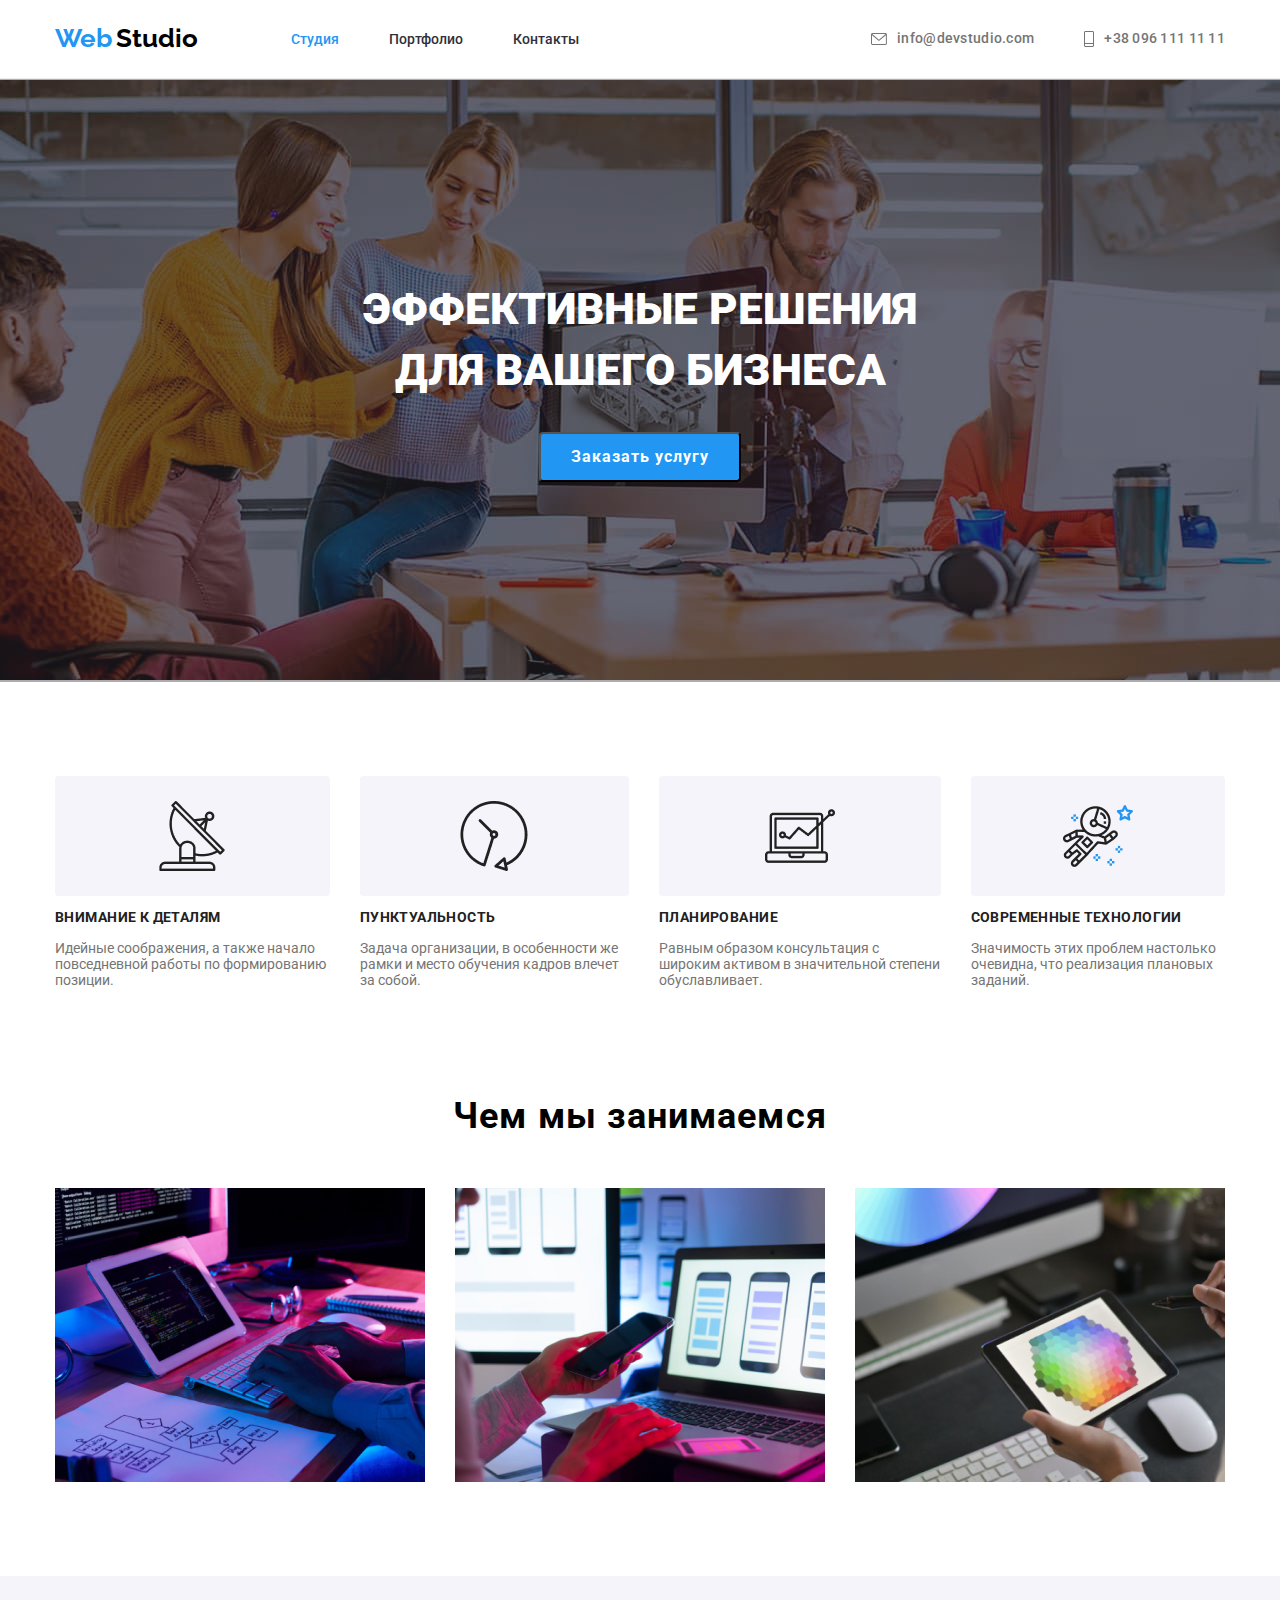
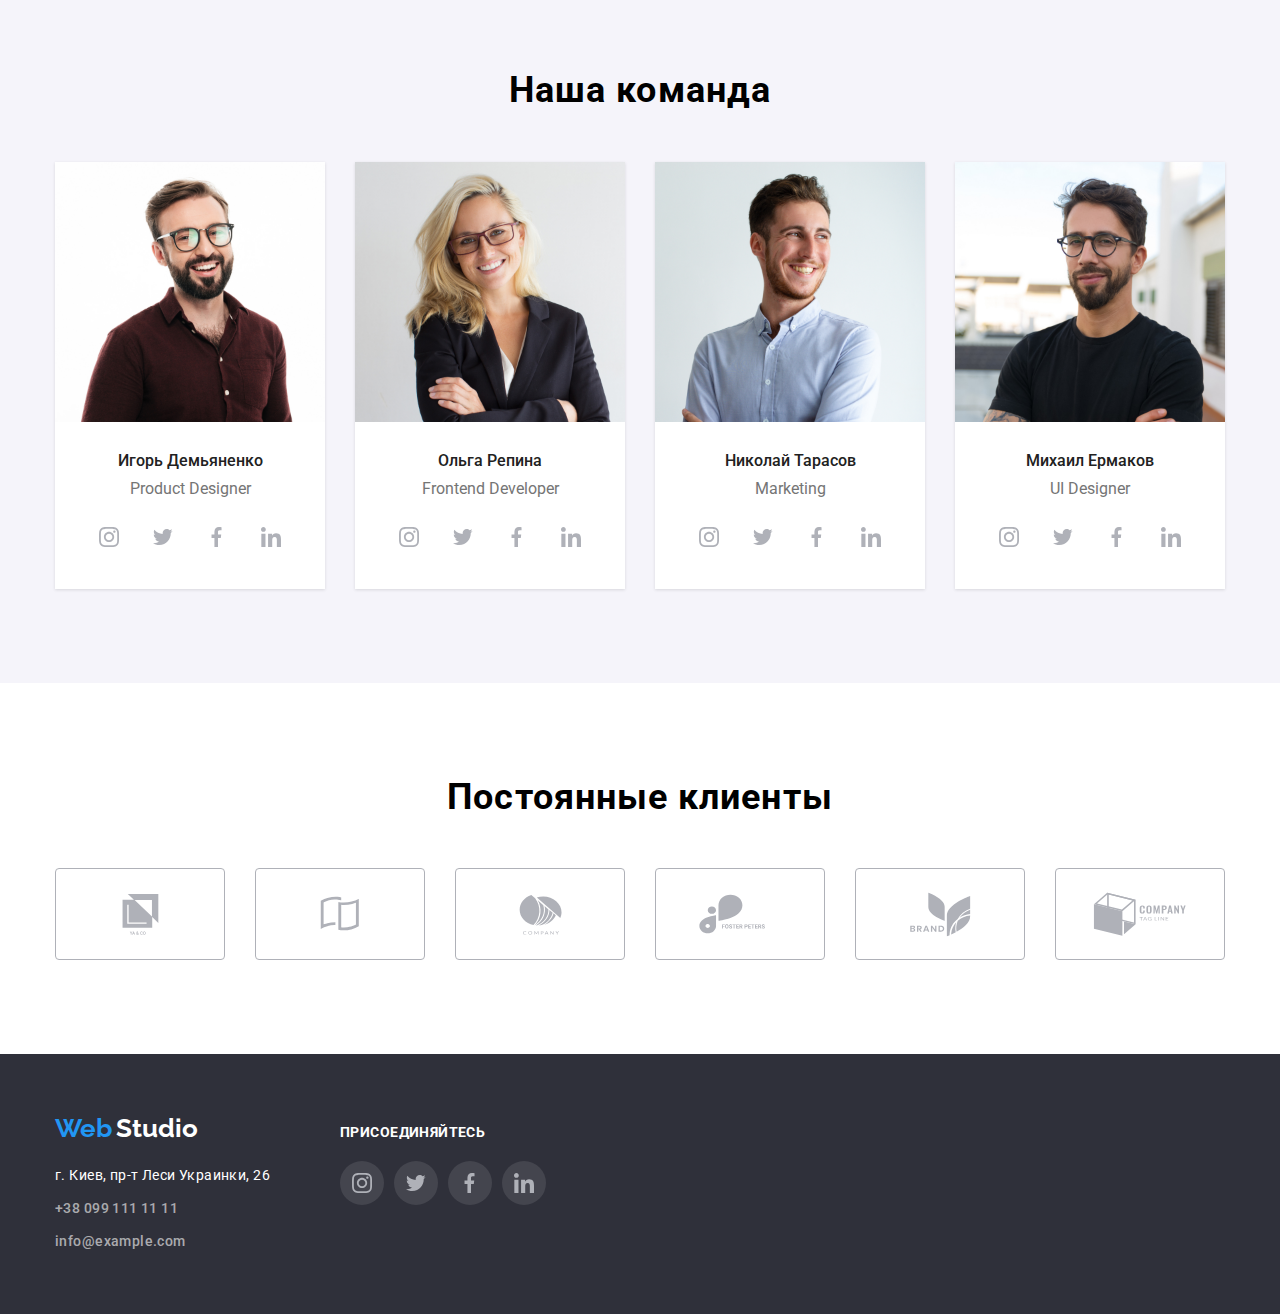
<file: index.html>
<!DOCTYPE html>
<html lang="ru">
<head>
    <meta charset="UTF-8">
    <meta name="viewport" content="width=device-width, initial-scale=1.0">
    <title>Document</title>
    <link href="https://fonts.googleapis.com/css2?family=Raleway:wght@700&family=Roboto:wght@400;500;700;900&display=swap" rel="stylesheet">
    <link rel="stylesheet" href="https://cdnjs.cloudflare.com/ajax/libs/modern-normalize/1.0.0/modern-normalize.min.css">
    <link rel="stylesheet" href="CSS/style.css">
</head>
<body>
  <header class="header-container">
    <div class="main-menu container"> 
        <a href="index.html" class="logotype"> 
          <span class="logo-web"> Web</span>
          <span class="logo-studio">Studio</span> </a> 
      <nav> 
        <ul class="menu-list">                                                               
          <li class="menu-list-item"> <a href="" class="title-nav" style="color: #2196F3 ;">Студия</a></li>
          <li class="menu-list-item"> <a href="./portfolio.html" target="blank" class="title-nav">Портфолио</a></li>
          <li class="menu-list-item"> <a href="" class="title-nav" >Контакты</a></li>
          </ul>  
      </nav>
        <ul class="nav-contacts-list">
          <li class="nav-contacts-item"> 
            <a href="mailto:info@devstudio.com:"
               class="contacts-header">
              <svg class="email-icon">
                <use href="./images/symbol-defs.svg#icon-icon-email"></use>
              </svg>
              info@devstudio.com   
            </a> 
          </li>
          <li class="nav-contacts-item"> 
            <a href="tel:+380961111111" class="contacts-header">
            <svg class="phone-icon">
              <use href="./images/symbol-defs.svg#icon-icon-phone"></use>
            </svg>
            +38 096 111 11 11</a> 
          </li>
        </ul>  
    </div>   
    </header>
    <main>
      <section class="main-container">
          <h1 class="main-title">ЭФФЕКТИВНЫЕ РЕШЕНИЯ <br>ДЛЯ ВАШЕГО БИЗНЕСА</h1>
          <button class="main-button">Заказать услугу</button>
      </section>
      <section class="advantage-container">
        <div class="container">
       <ul class="advantage-list">
         <li class="advantage-list-item">
             <h3 class="advantage">ВНИМАНИЕ К ДЕТАЛЯМ</h3>
             <p class="advantage-fill">Идейные соображения, а также начало повседневной работы по формированию позиции.</p>
         </li> 
         <li class="advantage-list-item">
             <h3 class="advantage">ПУНКТУАЛЬНОСТЬ</h3>
             <p class="advantage-fill" >Задача организации, в особенности же рамки и место обучения кадров влечет за собой.</p>
         </li> 
         <li class="advantage-list-item">
             <h3 class="advantage">ПЛАНИРОВАНИЕ</h3>
             <p class="advantage-fill">Равным образом консультация с широким активом в значительной степени обуславливает.</p>
         </li>
         <li class="advantage-list-item">
             <h3 class="advantage">СОВРЕМЕННЫЕ ТЕХНОЛОГИИ</h3>
             <p class="advantage-fill">Значимость этих проблем настолько очевидна, что реализация плановых заданий.</p>
         </li>
       </ul>
      </div>
      </section>
      <section class="works">
        <div class="container">
          <h2 class="title-two">Чем мы занимаемся</h2>
            <ul class="works-list">
              <li class="works-list-item"><img src="images/works-notebook.jpg" alt="наша работа" width="370" ></li>
              <li class="works-list-item"><img src="images/works-smartphone.jpg" alt="наша работа" width="370"></li>
              <li class="works-list-item"><img src="images/works-spectr.jpg" alt="наша работа" width="370"></li>
            </ul>
        </div>
      </section>
      <section class="team">
        <div class="container">
          <h2 class="title-team">Наша команда</h2>
            <ul class="team-list">
              <li class="team-person">
                <img src="images/team-igor.jpg" alt="Игорь Демьяненко" width="270">  
                <div class="team-person-card">    
                  <h3 class="team-member">Игорь Демьяненко</h3>
                  <p class="team-role">Product Designer</p>
                    <ul class="social-list">
                      <li class="social-list-item">
                        <a href="" class="social-container">
                          <svg class="instagram-icon"> 
                            <use href="./images/symbol-defs.svg#icon-icon-instagram"></use>
                          </svg>
                       </a>
                     </li>
                     <li class="social-list-item">
                        <a href="" class="social-container">
                          <svg class="twitter-icon">
                            <use href="./images/symbol-defs.svg#icon-icon-twitter"></use>
                          </svg>
                        </a>
                      </li>
                      <li class="social-list-item">
                        <a href="" class="social-container">
                          <svg class="facebook-icon">
                            <use href="./images/symbol-defs.svg#icon-icon-facebook"></use>
                          </svg>
                        </a>
                      </li>
                      <li class="social-list-item">
                        <a href="" class="social-container">
                          <svg class="linkedin-icon">
                            <use href="./images/symbol-defs.svg#icon-icon-linkedin"></use>
                          </svg>
                        </a>
                      </li>
                   </ul>
                </div> 
              </li>
              <li class="team-person"> 
                <img src="images/team-olga.jpg" alt="Ольга Репина" width="270" >
                <div class="team-person-card">
                  <h3 class="team-member">Ольга Репина</h3>
                  <p class="team-role">Frontend Developer</p>
                  <div class="person-social">
                    <ul class="social-list">
                      <li class="social-list-item">
                        <a href="" class="social-container">
                          <svg class="instagram-icon"> 
                            <use href="./images/symbol-defs.svg#icon-icon-instagram"></use>
                          </svg>
                       </a>
                     </li>
                     <li class="social-list-item">
                        <a href="" class="social-container">
                          <svg class="twitter-icon">
                            <use href="./images/symbol-defs.svg#icon-icon-twitter"></use>
                          </svg>
                        </a>
                      </li>
                      <li class="social-list-item" >
                        <a href="" class="social-container" >
                          <svg class="facebook-icon">
                            <use href="./images/symbol-defs.svg#icon-icon-facebook"></use>
                          </svg>
                        </a>
                      </li>
                      <li class="social-list-item">
                        <a href="" class="social-container">
                          <svg class="linkedin-icon">
                            <use href="./images/symbol-defs.svg#icon-icon-linkedin"></use>
                          </svg>
                        </a>
                      </li>
                   </ul>
                  </div>
                  <li class="team-person"> 
                      <img src="images/team-nikolay.jpg" alt="Николай Тарасов" width="270" >
                      <div class="team-person-card">  
                        <h3 class="team-member">Николай Тарасов</h3>
                        <p class="team-role">Marketing</p>
                          <ul class="social-list">
                            <li class="social-list-item">
                              <a href=""class="social-container">
                                <svg class="instagram-icon"> 
                                  <use href="./images/symbol-defs.svg#icon-icon-instagram"></use>
                                </svg>
                             </a>
                           </li>
                           <li class="social-list-item">
                              <a href=""class="social-container">
                                <svg class="twitter-icon">
                                  <use href="./images/symbol-defs.svg#icon-icon-twitter"></use>
                                </svg>
                              </a>
                            </li>
                            <li class="social-list-item" >
                              <a href="" class="social-container">
                                <svg class="facebook-icon">
                                  <use href="./images/symbol-defs.svg#icon-icon-facebook"></use>
                                </svg>
                              </a>
                            </li>
                            <li class="social-list-item" >
                              <a href="" class="social-container">
                                <svg class="linkedin-icon">
                                  <use href="./images/symbol-defs.svg#icon-icon-linkedin"></use>
                                </svg>
                              </a>
                            </li>
                         </ul>
                      </div>
                  </li>  
                  <li class="team-person"> 
                    <img src="images/team-michail.jpg" alt="Михаил Ермаков" width="270" >
                    <div class="team-person-card">
                      <h3 class="team-member">Михаил Ермаков</h3>
                      <p class="team-role">UI Designer</p>
                        <ul class="social-list">
                          <li class="social-list-item">
                            <a href="" class="social-container">
                              <svg class="instagram-icon"> 
                                <use href="./images/symbol-defs.svg#icon-icon-instagram"></use>
                              </svg>
                           </a>
                         </li>
                         <li class="social-list-item">
                            <a href="" class="social-container">
                              <svg class="twitter-icon">
                                <use href="./images/symbol-defs.svg#icon-icon-twitter"></use>
                              </svg>
                            </a>
                          </li>
                          <li class="social-list-item">
                            <a href="" class="social-container">
                              <svg class="facebook-icon">
                                <use href="./images/symbol-defs.svg#icon-icon-facebook"></use>
                              </svg>
                            </a>
                          </li>
                          <li class="social-list-item">
                            <a href="" class="social-container">
                              <svg class="linkedin-icon">
                                <use href="./images/symbol-defs.svg#icon-icon-linkedin"></use>
                              </svg>
                            </a>
                          </li>
                       </ul>
                    </div>
                  </li>      
                </ul>
              </div>
              </div>
             </li> 
            </ul>
          </div>
      </section> 
      <section class="clients-container">
        <div class="container">
          <h3 class="clients">Постоянные клиенты</h3>
            <ul class="clients-list">
              <li  class="clients-list-item">
                 <a href="" class="clients-list-link ">
                  <svg class="company1-icon company-icons">
                    <use href="./images/symbol-defs.svg#icon-company1"></use>
                  </svg>
                 </a>
              </li>
              <li  class="clients-list-item">
                 <a href="" class="clients-list-link">
                  <svg class="company2-icon company-icons">
                    <use href="./images/symbol-defs.svg#icon-company2"></use>
                  </svg>
                 </a>
             </li>
             <li  class="clients-list-item">
                 <a href="" class="clients-list-link">
                  <svg class="company3-icon company-icons">
                    <use href="./images/symbol-defs.svg#icon-company3"></use>
                  </svg>
                 </a>
             </li>
              <li class="clients-list-item">
                 <a href="" class="clients-list-link">
                  <svg class="company4-icon company-icons">
                    <use href="./images/symbol-defs.svg#icon-company4"></use>
                  </svg>
                 </a>
             </li>
              <li class="clients-list-item">
                 <a href="" class="clients-list-link">
                  <svg class="company5-icon company-icons">
                    <use href="./images/symbol-defs.svg#icon-company5"></use>
                  </svg>
                 </a>
             </li>
             <li class="clients-list-item">
                 <a href="" class="clients-list-link">
                  <svg class="company6-icon company-icons">
                    <use href="./images/symbol-defs.svg#icon-company6"></use>
                  </svg>
                 </a>
             </li>
        </ul>
      </div>
      </section>
    </main>
    <footer class="footer-container">
      <div class="container footer-parts">
        <div class="footer-contacts-container">
          <a href="/index.html" class="logotype-footer"> 
            <span class="logo-web"> Web</span>
            <span class="logo-studio-footer">Studio</span> 
          </a>
        <address>
          <span class="address"> г. Киев, пр-т Леси Украинки, 26 </span>
          <ul class="contacts">
            <li><a class="contacts-footer" href="tel:+380991111111">+38 099 111 11 11</a> </li> 
            <li><a class="contacts-footer" href="mailto:info@example.com">info@example.com </a> </li> 
          </ul>
      </address>
       </div>
       <div class="footer-socials">
         <span class="join-us">присоединяйтесь</span>
          <ul class="social-list">
            <li class="social-list-link">
              <a href="" class="social-container">
                <svg class="instagram-icon"> 
                  <use href="./images/symbol-defs.svg#icon-icon-instagram"></use>
                </svg>
             </a>
           </li>
           <li class="social-list-link">
              <a href=""class="social-container">
                <svg class="twitter-icon">
                  <use href="./images/symbol-defs.svg#icon-icon-twitter"></use>
                </svg>
              </a>
          </li>
          <li class="social-list-link">
            <a href="" class="social-container">
              <svg class="facebook-icon">
                <use href="./images/symbol-defs.svg#icon-icon-facebook"></use>
              </svg>
            </a>
          </li>
          <li class="social-list-link">
            <a href=""class="social-container">
              <svg class="linkedin-icon">
                <use href="./images/symbol-defs.svg#icon-icon-linkedin"></use>
              </svg>
            </a>
          </li>
       </ul>
    </div>
    </div>
  </footer>
</body>
</html>
</file>
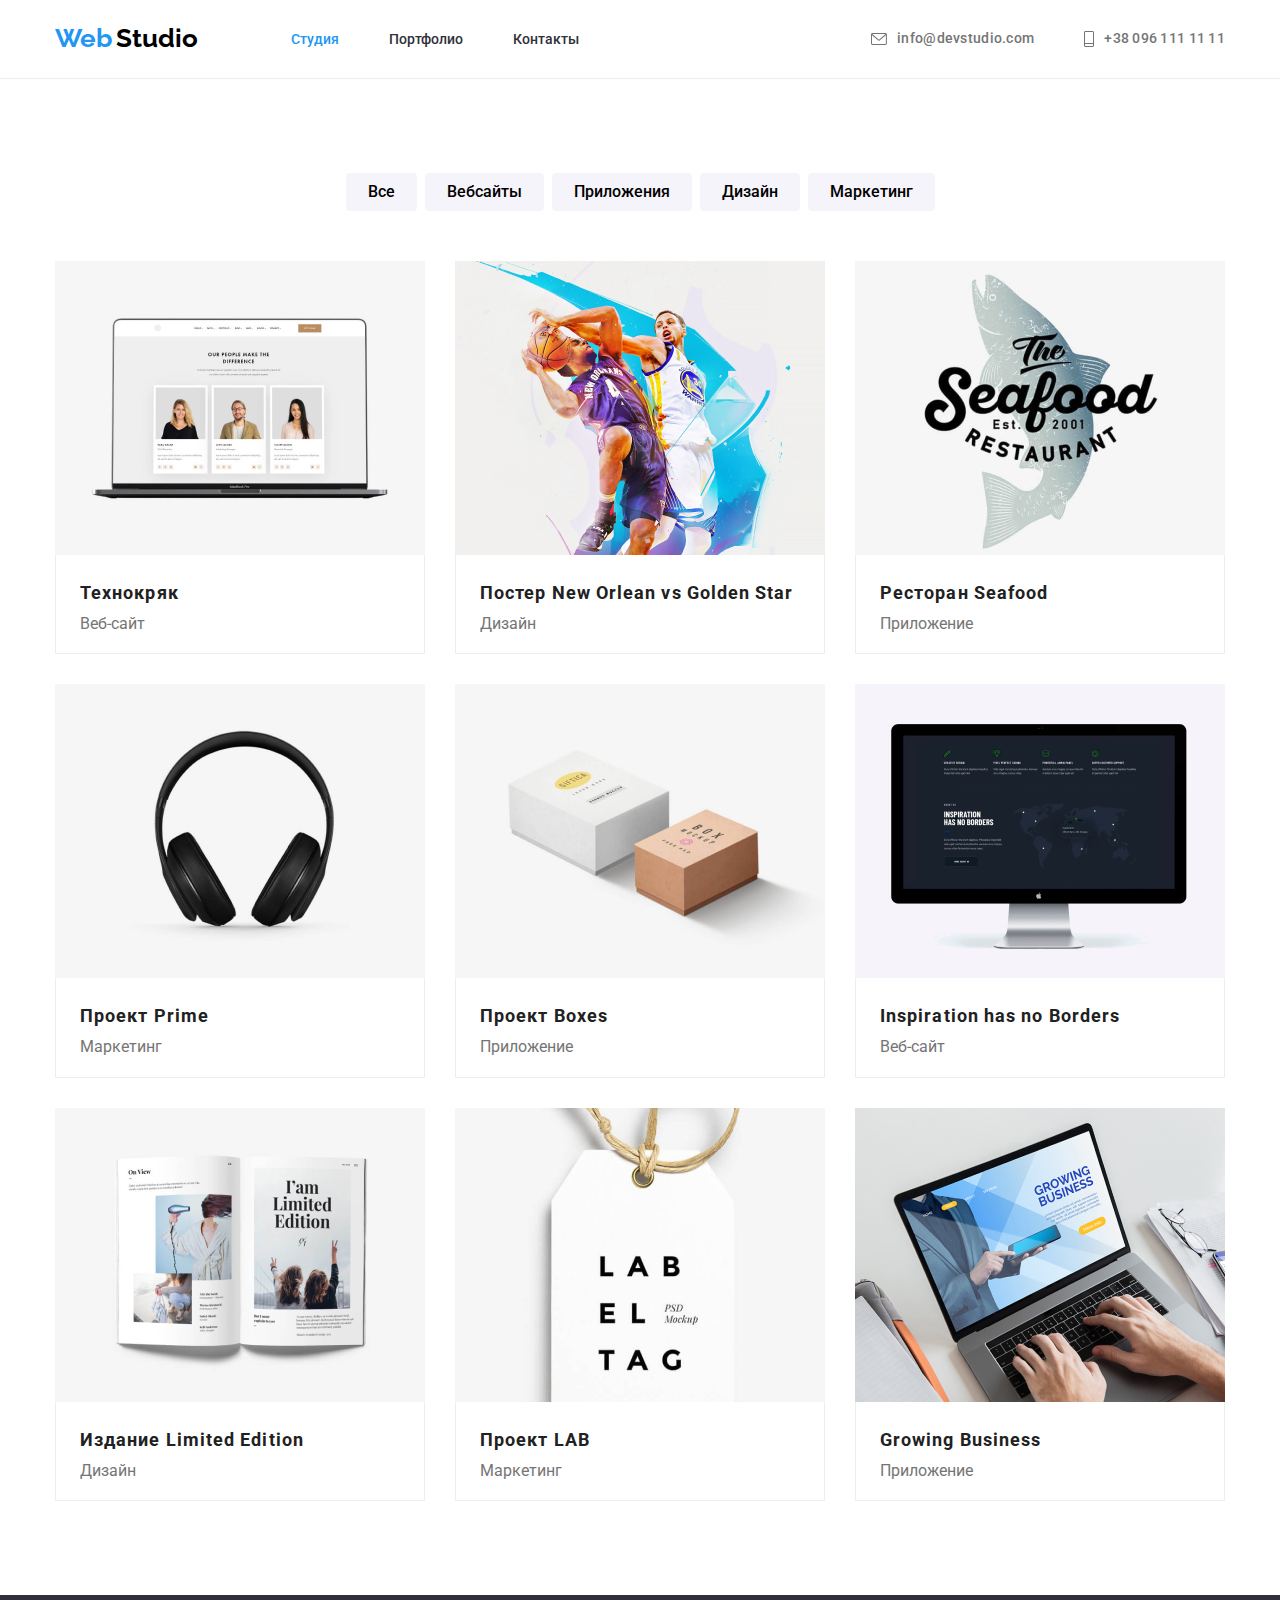
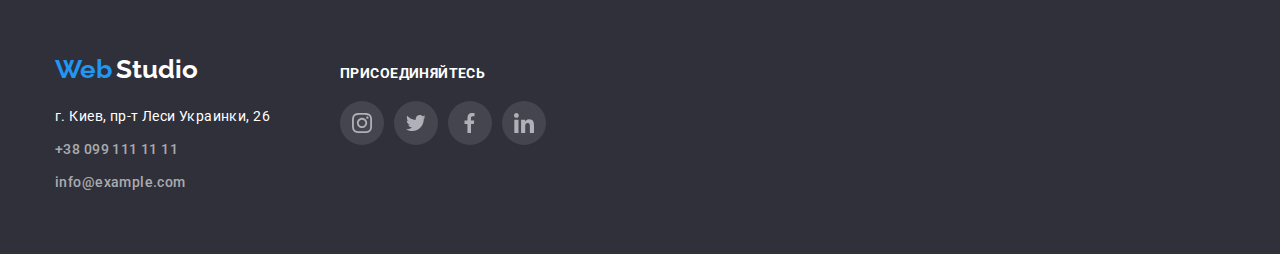
<file: portfolio.html>
<!DOCTYPE html>
<html lang="ru">
 <head>
    <meta charset="UTF-8">
    <meta name="viewport" content="width=device-width, initial-scale=1.0">
    <title>Document</title>
    <link href="https://fonts.googleapis.com/css2?family=Raleway:wght@700&family=Roboto:wght@400;500;700;900&display=swap" rel="stylesheet">
    <link rel="stylesheet" href="https://cdnjs.cloudflare.com/ajax/libs/modern-normalize/1.0.0/modern-normalize.min.csss">
    <link rel="stylesheet" href="CSS/style.css">
 </head>
 <body>
  <header class="header-container">
    <div class="main-menu container"> 
        <a href="index.html" class="logotype"> 
          <span class="logo-web"> Web</span>
          <span class="logo-studio">Studio</span> </a> 
      <nav> 
        <ul class="menu-list">                                                               
          <li class="menu-list-item"> <a href="" class="title-nav" style="color: #2196F3 ;">Студия</a></li>
          <li class="menu-list-item"> <a href="./portfolio.html" target="blank" class="title-nav">Портфолио</a></li>
          <li class="menu-list-item"> <a href="" class="title-nav" >Контакты</a></li>
          </ul>  
      </nav>
        <ul class="nav-contacts-list">
          <li class="nav-contacts-item"> 
            <a href="mailto:info@devstudio.com:"
               class="contacts-header">
              <svg class="email-icon">
                <use href="./images/symbol-defs.svg#icon-icon-email"></use>
              </svg>
              info@devstudio.com   
            </a> 
          </li>
          <li class="nav-contacts-item"> 
            <a href="tel:+380961111111" class="contacts-header">
            <svg class="phone-icon">
              <use href="./images/symbol-defs.svg#icon-icon-phone"></use>
            </svg>
            +38 096 111 11 11</a> 
          </li>
        </ul>  
    </div>   
  </header>
   <main>
     <section class="portfolio">
       <div class="container">
         <div class="portfolio-main-menu">
           <ul class="portfolio-menu">
            <li> <button type="button" class="menu-button"> Все </button> </li>
            <li> <button type="button" class="menu-button"> Вебсайты </button> </li>
            <li> <button type="button" class="menu-button"> Приложения</button> </li>
            <li> <button type="button" class="menu-button"> Дизайн </button></li>
            <li> <button type="button" class="menu-button"> Маркетинг </button> </li>
        </div>
        <div class="portfolio-main-list">
          <ul class="portfolio-list">
             <li class="portfolio-item"> 
               <a href=""class="portfolio-item-link">
               <img src="portfolio-images/project-technokryak.jpg" 
                alt="Технокряк" width="370"> 
                <div class="portfolio-card">
                  <h2 class="project-title">Технокряк</h2>             
                  <p class="project-type">Веб-сайт</p>
                </div>
               </a>
              </li>    
             <li class="portfolio-item"> 
               <a href=""class="portfolio-item-link">
               <img src="portfolio-images/project-poster.jpg" 
                alt="Постер New Orlean vs Golden Star" width="370">
                <div class="portfolio-card">
                  <h2 class="project-title">Постер New Orlean vs Golden Star</h2>
                  <p class="project-type">Дизайн</p>
                </div>
              </a>
              </li>
             <li class="portfolio-item"> 
               <a href="" class="portfolio-item-link">
               <img src="portfolio-images/project-seafood.jpg" 
                alt="Ресторан Seafood" width="370" >
                <div class="portfolio-card">
                  <h2 class="project-title">Ресторан Seafood</h2>
                  <p class="project-type">Приложение</p>
                </div>
               </a>
              </li>            
             <li class="portfolio-item">
                <a href="" class="portfolio-item-link">
               <img src="portfolio-images/project-prime.jpg" 
                alt="Проект Prime" width="370">
                <div class="portfolio-card">
                  <h2 class="project-title">Проект Prime</h2>
                  <p class="project-type">Маркетинг</p>
                </div>
              </a>
              </li>             
             <li class="portfolio-item"> 
               <a href=""class="portfolio-item-link" >
               <img src="portfolio-images/project-boxes.png" 
                alt="Проект Boxes" width="370" >
                <div class="portfolio-card">
                  <h2 class="project-title">Проект Boxes</h2>
                  <p class="project-type">Приложение</p>
                </div>
               </a>
              </li>           
             <li class="portfolio-item"> 
               <a href=""class="portfolio-item-link" >
               <img src="portfolio-images/project-inspiration.jpg"
                 alt="Inspiration has no Borders" width="370" >
                 <div class="portfolio-card">
                   <h2 class="project-title">Inspiration has no Borders</h2>
                   <p class="project-type">Веб-сайт</p>
                </div>
               </a>
              </li>              
             <li class="portfolio-item"> 
               <a href="" class="portfolio-item-link">
               <img src="portfolio-images/project-limedition.jpg" 
                alt="Издание Limited Edition" width="370">
                <div class="portfolio-card">
                  <h2 class="project-title">Издание Limited Edition</h2>
                  <p class="project-type">Дизайн</p>
                </div>
               </a>
              </li>                
             <li class="portfolio-item">
                <a href="" class="portfolio-item-link">
               <img src="portfolio-images/project-lab.jpg"
                 alt="Проект LAB" width="370">
                 <div class="portfolio-card">
                   <h2 class="project-title">Проект LAB</h2>
                   <p class="project-type">Маркетинг</p>
                  </div>
               </a>
              </li>             
              <li class="portfolio-item"> 
                <a href="" class="portfolio-item-link">
                <img src="portfolio-images/project-growingbis.jpg" 
                alt="Growing Business" width="370">
                <div class="portfolio-card">
                  <h2 class="project-title">Growing Business</h2>
                  <p class="project-type">Приложение</p>
                </div>
               </a>
              </li>  
          </ul>
        </div>
        </div> 
      </section>
   </main>
   <footer class="footer-container">
    <div class="container footer-parts">
      <div class="footer-contacts-container">
        <a href="/index.html" class="logotype-footer"> 
          <span class="logo-web"> Web</span>
          <span class="logo-studio-footer">Studio</span> 
        </a>
      <address>
        <span class="address"> г. Киев, пр-т Леси Украинки, 26 </span>
        <ul class="contacts">
          <li><a class="contacts-footer" href="tel:+380991111111">+38 099 111 11 11</a> </li> 
          <li><a class="contacts-footer" href="mailto:info@example.com">info@example.com </a> </li> 
        </ul>
    </address>
     </div>
     <div class="footer-socials">
       <span class="join-us">присоединяйтесь</span>
        <ul class="social-list">
          <li class="social-list-link">
            <a href="" class="social-container">
              <svg class="instagram-icon"> 
                <use href="./images/symbol-defs.svg#icon-icon-instagram"></use>
              </svg>
           </a>
         </li>
         <li class="social-list-link">
            <a href=""class="social-container">
              <svg class="twitter-icon">
                <use href="./images/symbol-defs.svg#icon-icon-twitter"></use>
              </svg>
            </a>
        </li>
        <li class="social-list-link">
          <a href="" class="social-container">
            <svg class="facebook-icon">
              <use href="./images/symbol-defs.svg#icon-icon-facebook"></use>
            </svg>
          </a>
        </li>
        <li class="social-list-link">
          <a href=""class="social-container">
            <svg class="linkedin-icon">
              <use href="./images/symbol-defs.svg#icon-icon-linkedin"></use>
            </svg>
          </a>
        </li>
     </ul>
  </div>
  </div>
</footer>
 </body>
</html>
</file>
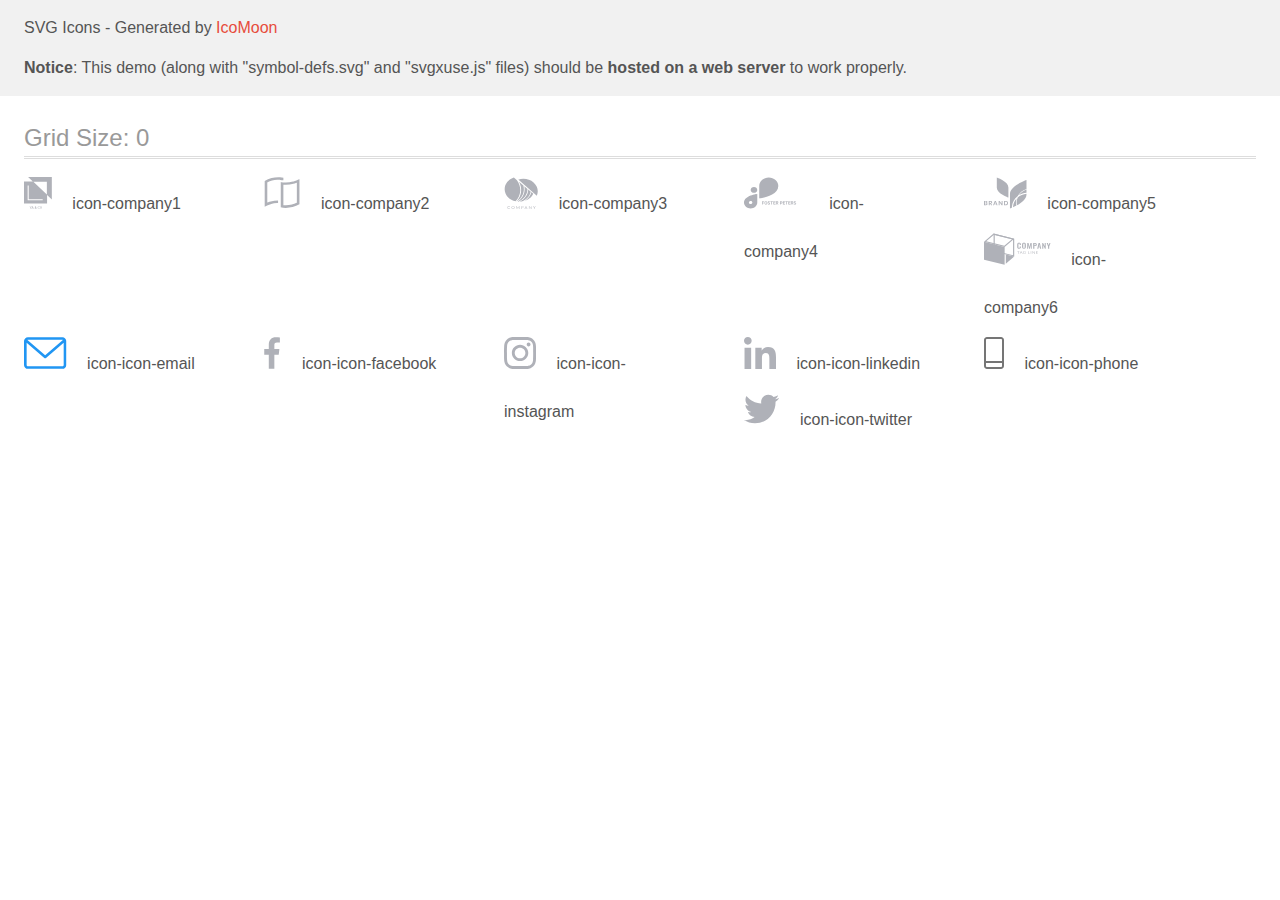
<file: images/icomoon/demo-external-svg.html>
<!doctype html>
<html>
<head>
    <title>IcoMoon - SVG Icons</title>
    <meta charset="utf-8">
    <meta name="viewport" content="width=device-width, initial-scale=1">
    <link rel="stylesheet" href="demo-files/demo.css">
    <link rel="stylesheet" href="style.css">
</head>
<body>
<header class="bgc1 clearfix">
<div class="mhl">
    <p>SVG Icons - Generated by <a href="https://icomoon.io/app">IcoMoon</a></p><p><strong>Notice</strong>: This demo (along with "symbol-defs.svg" and "svgxuse.js" files) should be <b>hosted on a web server</b> to work properly.</p>
</div>
</header>
    <div class="clearfix mhl ptl">
        <h1 class="mvm mtn fgc1">Grid Size: 0</h1>
        <div class="glyph fs1">
            <div class="clearfix pbs">
                <svg class="icon icon-company1"><use xlink:href="symbol-defs.svg#icon-company1"></use></svg><span class="name"> icon-company1</span>
            </div>
        </div>
        <div class="glyph fs1">
            <div class="clearfix pbs">
                <svg class="icon icon-company2"><use xlink:href="symbol-defs.svg#icon-company2"></use></svg><span class="name"> icon-company2</span>
            </div>
        </div>
        <div class="glyph fs1">
            <div class="clearfix pbs">
                <svg class="icon icon-company3"><use xlink:href="symbol-defs.svg#icon-company3"></use></svg><span class="name"> icon-company3</span>
            </div>
        </div>
        <div class="glyph fs1">
            <div class="clearfix pbs">
                <svg class="icon icon-company4"><use xlink:href="symbol-defs.svg#icon-company4"></use></svg><span class="name"> icon-company4</span>
            </div>
        </div>
        <div class="glyph fs1">
            <div class="clearfix pbs">
                <svg class="icon icon-company5"><use xlink:href="symbol-defs.svg#icon-company5"></use></svg><span class="name"> icon-company5</span>
            </div>
        </div>
        <div class="glyph fs1">
            <div class="clearfix pbs">
                <svg class="icon icon-company6"><use xlink:href="symbol-defs.svg#icon-company6"></use></svg><span class="name"> icon-company6</span>
            </div>
        </div>
        <div class="glyph fs1">
            <div class="clearfix pbs">
                <svg class="icon icon-icon-email"><use xlink:href="symbol-defs.svg#icon-icon-email"></use></svg><span class="name"> icon-icon-email</span>
            </div>
        </div>
        <div class="glyph fs1">
            <div class="clearfix pbs">
                <svg class="icon icon-icon-facebook"><use xlink:href="symbol-defs.svg#icon-icon-facebook"></use></svg><span class="name"> icon-icon-facebook</span>
            </div>
        </div>
        <div class="glyph fs1">
            <div class="clearfix pbs">
                <svg class="icon icon-icon-instagram"><use xlink:href="symbol-defs.svg#icon-icon-instagram"></use></svg><span class="name"> icon-icon-instagram</span>
            </div>
        </div>
        <div class="glyph fs1">
            <div class="clearfix pbs">
                <svg class="icon icon-icon-linkedin"><use xlink:href="symbol-defs.svg#icon-icon-linkedin"></use></svg><span class="name"> icon-icon-linkedin</span>
            </div>
        </div>
        <div class="glyph fs1">
            <div class="clearfix pbs">
                <svg class="icon icon-icon-phone"><use xlink:href="symbol-defs.svg#icon-icon-phone"></use></svg><span class="name"> icon-icon-phone</span>
            </div>
        </div>
        <div class="glyph fs1">
            <div class="clearfix pbs">
                <svg class="icon icon-icon-twitter"><use xlink:href="symbol-defs.svg#icon-icon-twitter"></use></svg><span class="name"> icon-icon-twitter</span>
            </div>
        </div>
  </div>
<script defer src="svgxuse.js"></script>
</body>
</html>
</file>
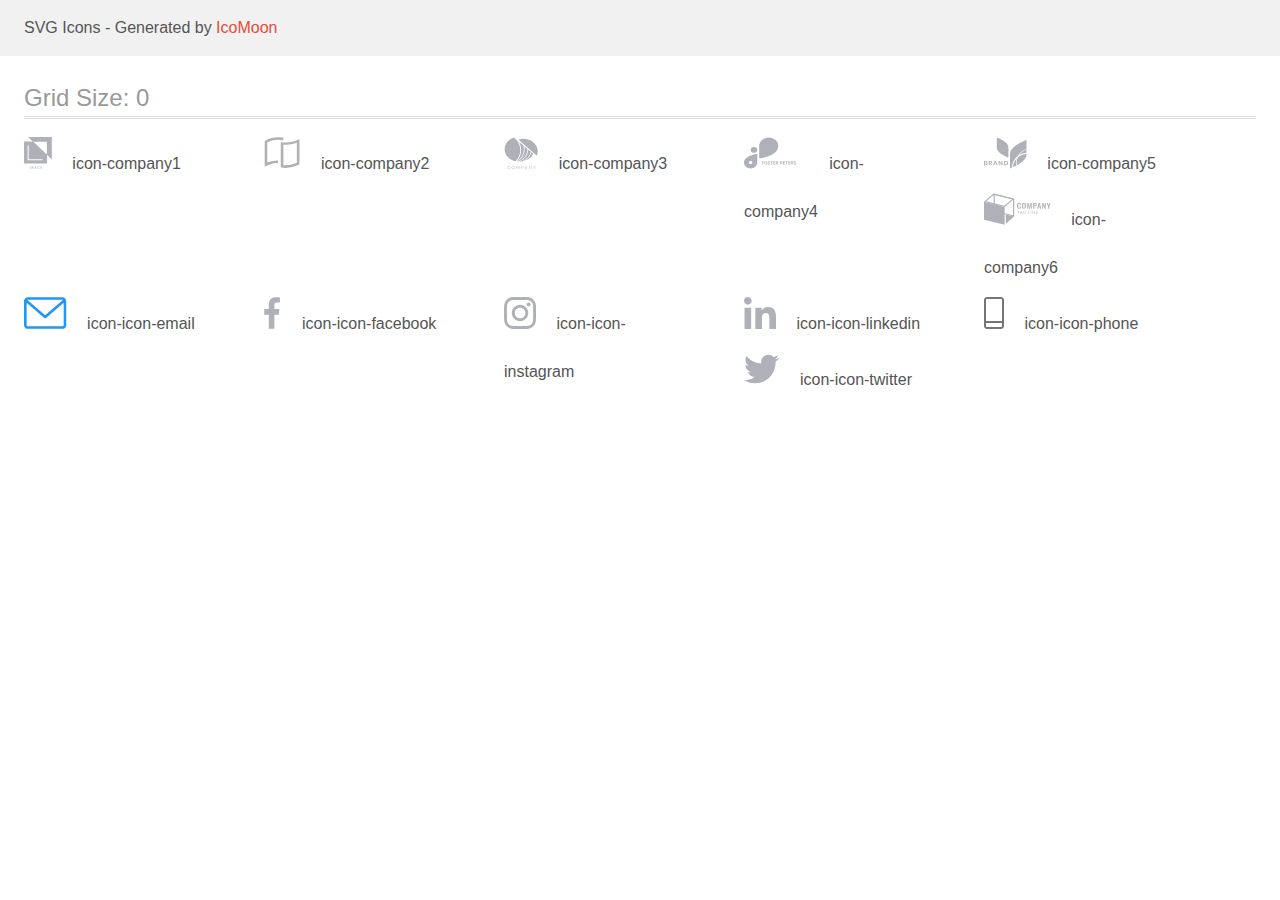
<file: images/icomoon/demo.html>
<!doctype html>
<html>
<head>
    <title>IcoMoon - SVG Icons</title>
    <meta charset="utf-8">
    <meta name="viewport" content="width=device-width, initial-scale=1">
    <link rel="stylesheet" href="demo-files/demo.css">
    <link rel="stylesheet" href="style.css">
</head>
<body>
<svg aria-hidden="true" style="position: absolute; width: 0; height: 0; overflow: hidden;" version="1.1" xmlns="http://www.w3.org/2000/svg" xmlns:xlink="http://www.w3.org/1999/xlink">
<defs>
<symbol id="icon-company1" viewBox="0 0 28 32">
<path fill="#afb1b8" style="fill: var(--color1, #afb1b8)" d="M4.085 0l4.771 4.517-8.857-0.005v21.915h23.149v-8.379l4.766 4.512v-22.559h-23.83zM22.939 17.517l-13.528-12.807h13.528v12.807zM18.739 23.22h-15.076v-14.738h1.066v13.74h14.011v0.997zM7.224 29.345l-0.557 1.147-0.557-1.147h-0.467l0.813 1.529v0.891h0.422v-0.891l0.811-1.529h-0.465zM7.924 31.765l0.196-0.564h0.938l0.197 0.564h0.439l-0.916-2.42h-0.378l-0.914 2.42h0.437zM8.588 29.859l0.351 1.004h-0.701l0.351-1.004zM10.806 30.804c-0.057 0.085-0.091 0.19-0.091 0.303 0 0.001 0 0.003 0 0.004v-0c0 0.204 0.072 0.37 0.214 0.497s0.336 0.19 0.575 0.19c0.239 0 0.445-0.065 0.618-0.195l0.136 0.161h0.468l-0.355-0.421c0.14-0.191 0.209-0.435 0.209-0.733h-0.351c0 0.163-0.034 0.311-0.101 0.444l-0.468-0.552 0.165-0.12c0.1-0.068 0.184-0.152 0.249-0.249l0.002-0.003c0.048-0.079 0.076-0.174 0.076-0.275 0-0.001 0-0.003-0-0.004v0c0-0.003 0-0.006 0-0.009 0-0.149-0.065-0.283-0.169-0.374l-0.001-0c-0.108-0.097-0.251-0.157-0.408-0.157-0.008 0-0.017 0-0.025 0l0.001-0c-0.195 0-0.35 0.056-0.465 0.166s-0.173 0.259-0.173 0.449c0 0.078 0.018 0.157 0.054 0.241 0.038 0.083 0.104 0.184 0.197 0.302-0.179 0.129-0.3 0.24-0.36 0.334zM11.898 31.34c-0.104 0.084-0.237 0.135-0.382 0.136h-0c-0.006 0-0.013 0-0.020 0-0.104 0-0.199-0.040-0.27-0.106l0 0c-0.067-0.066-0.108-0.157-0.108-0.259 0-0.005 0-0.009 0-0.014l-0 0.001c0-0.129 0.067-0.245 0.2-0.346l0.052-0.037 0.528 0.624zM11.464 30.267c-0.114-0.141-0.172-0.257-0.172-0.351 0-0.081 0.024-0.148 0.070-0.201 0.044-0.049 0.107-0.081 0.178-0.081 0.004 0 0.007 0 0.010 0l-0.001-0c0.003-0 0.006-0 0.009-0 0.067 0 0.127 0.026 0.173 0.068l-0-0c0.048 0.045 0.072 0.099 0.072 0.161 0 0.003 0 0.006 0 0.009 0 0.090-0.040 0.171-0.103 0.226l-0 0-0.052 0.041-0.184 0.127zM15.404 31.582c0.166-0.145 0.261-0.347 0.286-0.605h-0.419c-0.022 0.173-0.075 0.296-0.158 0.37s-0.208 0.112-0.372 0.112c-0.18 0-0.318-0.069-0.412-0.206s-0.14-0.337-0.14-0.599v-0.214c0.003-0.259 0.052-0.453 0.15-0.587 0.099-0.134 0.24-0.201 0.422-0.201 0.157 0 0.276 0.039 0.357 0.116s0.133 0.202 0.153 0.376h0.419c-0.027-0.265-0.121-0.47-0.285-0.615s-0.378-0.218-0.645-0.218c-0.198 0-0.373 0.048-0.525 0.142-0.152 0.097-0.271 0.234-0.345 0.396l-0.002 0.006c-0.077 0.169-0.122 0.367-0.122 0.576 0 0.010 0 0.020 0 0.030l-0-0.001v0.226c0.003 0.223 0.045 0.418 0.125 0.587s0.193 0.298 0.339 0.39c0.148 0.091 0.318 0.136 0.511 0.136 0.276 0 0.497-0.072 0.663-0.216zM17.875 31.243c0.082-0.18 0.123-0.388 0.123-0.625v-0.134c0-0.007 0-0.016 0-0.024 0-0.216-0.047-0.421-0.131-0.605l0.004 0.009c-0.077-0.171-0.199-0.31-0.35-0.406l-0.004-0.002c-0.152-0.095-0.326-0.143-0.524-0.143s-0.372 0.048-0.525 0.144c-0.152 0.095-0.27 0.233-0.354 0.414-0.079 0.175-0.125 0.38-0.125 0.595 0 0.011 0 0.021 0 0.032l-0-0.002v0.136c0.001 0.232 0.043 0.436 0.126 0.613 0.084 0.178 0.203 0.315 0.356 0.411 0.154 0.095 0.329 0.143 0.525 0.143 0.199 0 0.374-0.048 0.526-0.143 0.152-0.097 0.27-0.234 0.352-0.413zM17.425 29.874c0.102 0.143 0.152 0.349 0.152 0.618v0.126c0 0.272-0.050 0.48-0.151 0.622-0.099 0.142-0.242 0.213-0.429 0.213-0.005 0-0.011 0-0.017 0-0.171 0-0.323-0.086-0.413-0.216l-0.001-0.002c-0.104-0.145-0.155-0.351-0.155-0.617v-0.14c0.002-0.26 0.054-0.462 0.156-0.603 0.091-0.13 0.24-0.215 0.409-0.215 0.006 0 0.012 0 0.018 0l-0.001-0c0.187 0 0.33 0.072 0.431 0.214z"></path>
</symbol>
<symbol id="icon-company2" viewBox="0 0 37 32">
<path fill="#afb1b8" style="fill: var(--color1, #afb1b8)" d="M15.647 2.683h-0.125c-0.192-0.012-0.384-0.016-0.576-0.021h-0.416c-0.363 0-0.733 0.009-1.101 0.027-0.012-0.001-0.027-0.002-0.042-0.002s-0.029 0.001-0.043 0.002l0.002-0c-3.53 0.206-6.807 1.089-9.77 2.52l0.154-0.067-0.395 0.19v20.244l0.925-0.314c0.812-0.279 1.677-0.53 2.572-0.762 2.211-0.592 4.757-0.948 7.38-0.983l0.021-0v2.66c-0.331 0.002-0.652 0.011-0.974 0.027h-0.077c-2.078 0.117-4.026 0.429-5.9 0.92l0.206-0.046c-2.577 0.655-4.834 1.561-6.933 2.72l0.149-0.075v-25.963c2.049-1.218 4.42-2.211 6.93-2.854l0.188-0.041c2.010-0.541 4.319-0.856 6.701-0.865l0.006-0h0.39c0.467 0.012 0.923 0.033 1.351 0.065 1.232 0.089 2.373 0.278 3.476 0.562l-0.134-0.029v2.618c-0.933-0.229-2.039-0.402-3.171-0.484l-0.067-0.004-0.066-0.006c-0.226-0.019-0.452-0.038-0.662-0.038zM20.254 5.359c0.581 0.045 1.182 0.066 1.79 0.066 2.51-0.010 4.938-0.339 7.252-0.95l-0.201 0.045c2.576-0.657 4.832-1.563 6.93-2.721l-0.15 0.076v25.499c-2.049 1.217-4.42 2.209-6.93 2.854l-0.189 0.041c-2.010 0.539-4.32 0.853-6.702 0.863l-0.006 0c-0.049 0-0.107 0.001-0.165 0.001-1.748 0-3.445-0.219-5.065-0.631l0.142 0.031v-25.666c0.393 0.091 0.798 0.175 1.21 0.244 0.676 0.114 1.388 0.197 2.082 0.249zM33.232 5.557l-0.925 0.311c-0.85 0.286-1.71 0.542-2.572 0.77-2.304 0.617-4.95 0.976-7.679 0.986l-0.006 0c-0.603 0-1.158-0.016-1.695-0.051l-0.738-0.048v20.825l0.634 0.055c0.587 0.052 1.193 0.078 1.804 0.078 2.155-0.009 4.239-0.295 6.224-0.822l-0.172 0.039c1.814-0.461 3.388-1.043 4.881-1.767l-0.151 0.066 0.396-0.19v-20.25z"></path>
</symbol>
<symbol id="icon-company3" viewBox="0 0 34 32">
<path fill="#afb1b8" style="fill: var(--color1, #afb1b8)" d="M5.643 31.315c0.012 0 0.024 0.003 0.035 0.008s0.021 0.011 0.030 0.018l-0-0 0.166 0.158c-0.13 0.129-0.289 0.232-0.468 0.302-0.184 0.069-0.397 0.109-0.62 0.109-0.015 0-0.030-0-0.045-0.001l0.002 0c-0.213 0.004-0.425-0.030-0.622-0.101-0.182-0.066-0.338-0.163-0.47-0.286l0.001 0.001c-0.128-0.121-0.231-0.268-0.301-0.432l-0.003-0.008c-0.067-0.162-0.106-0.35-0.106-0.548 0-0.006 0-0.012 0-0.018v0.001c-0-0.009-0-0.019-0-0.029 0-0.388 0.168-0.737 0.436-0.977l0.001-0.001c0.142-0.124 0.312-0.222 0.498-0.287 0.205-0.069 0.423-0.103 0.642-0.101 0.012-0 0.026-0 0.040-0 0.199 0 0.39 0.034 0.568 0.096l-0.012-0.004c0.165 0.062 0.316 0.149 0.447 0.255l-0.139 0.169c-0.010 0.012-0.022 0.022-0.035 0.030l-0.001 0c-0.014 0.008-0.031 0.013-0.048 0.013-0.003 0-0.005-0-0.008-0l0 0c-0.023-0.001-0.043-0.007-0.062-0.018l0.001 0-0.074-0.046-0.104-0.058c-0.095-0.046-0.205-0.081-0.321-0.1l-0.007-0.001c-0.069-0.012-0.149-0.018-0.23-0.018-0.006 0-0.013 0-0.019 0h0.001c-0.005-0-0.010-0-0.015-0-0.16 0-0.313 0.028-0.455 0.079l0.009-0.003c-0.14 0.049-0.26 0.122-0.363 0.214l0.001-0.001c-0.104 0.098-0.183 0.213-0.235 0.339-0.054 0.128-0.085 0.276-0.085 0.432 0 0.006 0 0.011 0 0.017v-0.001c-0 0.006-0 0.012-0 0.019 0 0.157 0.031 0.307 0.088 0.444l-0.003-0.008c0.051 0.125 0.13 0.239 0.231 0.338 0.095 0.091 0.213 0.164 0.345 0.21 0.136 0.049 0.281 0.073 0.427 0.072 0.085 0.001 0.17-0.004 0.254-0.014 0.211-0.022 0.4-0.106 0.55-0.234l-0.001 0.001c0.021-0.017 0.049-0.028 0.078-0.029h0zM10.441 30.517c0 0.005 0 0.011 0 0.017 0 0.197-0.041 0.384-0.116 0.553l0.003-0.009c-0.074 0.172-0.18 0.317-0.311 0.435l-0.001 0.001c-0.138 0.123-0.302 0.22-0.481 0.283l-0.010 0.003c-0.189 0.064-0.406 0.101-0.632 0.101s-0.443-0.037-0.646-0.105l0.014 0.004c-0.188-0.067-0.351-0.165-0.489-0.288l0.001 0.001c-0.133-0.12-0.24-0.267-0.313-0.432l-0.003-0.008c-0.071-0.166-0.112-0.359-0.112-0.562s0.041-0.396 0.116-0.572l-0.004 0.010c0.071-0.165 0.178-0.315 0.316-0.442 0.139-0.121 0.305-0.215 0.488-0.277 0.188-0.065 0.406-0.103 0.632-0.103s0.443 0.038 0.646 0.107l-0.014-0.004c0.184 0.065 0.351 0.162 0.49 0.286 0.137 0.126 0.244 0.274 0.314 0.435 0.077 0.181 0.115 0.373 0.112 0.565zM10.005 30.517c0-0.007 0-0.015 0-0.024 0-0.154-0.029-0.301-0.082-0.436l0.003 0.008c-0.101-0.26-0.308-0.459-0.566-0.548l-0.007-0.002c-0.137-0.047-0.295-0.074-0.459-0.074s-0.322 0.027-0.469 0.077l0.010-0.003c-0.136 0.049-0.254 0.121-0.352 0.214l0-0c-0.097 0.092-0.174 0.205-0.223 0.331l-0.002 0.006c-0.050 0.134-0.079 0.289-0.079 0.451s0.029 0.317 0.082 0.46l-0.003-0.009c0.101 0.261 0.309 0.46 0.569 0.547l0.007 0.002c0.296 0.097 0.622 0.097 0.918 0 0.133-0.046 0.253-0.119 0.35-0.211 0.1-0.098 0.175-0.213 0.222-0.338 0.056-0.145 0.082-0.298 0.079-0.451zM13.715 30.99l0.043 0.101c0.017-0.036 0.031-0.069 0.048-0.101 0.019-0.039 0.037-0.072 0.056-0.103l-0.002 0.004 1.061-1.677c0.021-0.029 0.040-0.047 0.061-0.053s0.047-0.009 0.073-0.009c0.005 0 0.010 0 0.015 0l-0.001-0h0.314v2.728h-0.372v-2.090c-0.001-0.014-0.002-0.031-0.002-0.047s0.001-0.033 0.002-0.049l-0 0.002-1.069 1.701c-0.015 0.026-0.036 0.047-0.062 0.061l-0.001 0c-0.026 0.014-0.057 0.023-0.090 0.023-0.001 0-0.001 0-0.002 0h-0.060c-0.001 0-0.001 0-0.002 0-0.033 0-0.063-0.008-0.090-0.023l0.001 0c-0.026-0.014-0.047-0.035-0.061-0.061l-0-0.001-1.099-1.711v2.189h-0.359v-2.722h0.313c0.004-0 0.009-0 0.015-0 0.026 0 0.051 0.003 0.075 0.010l-0.002-0c0.026 0.011 0.046 0.030 0.058 0.053l1.084 1.678c0.020 0.028 0.038 0.060 0.053 0.094l0.001 0.004zM17.71 30.855v1.021h-0.414v-2.723h0.926c0.175-0.003 0.349 0.018 0.517 0.059 0.134 0.034 0.259 0.091 0.366 0.17 0.089 0.070 0.159 0.16 0.205 0.262l0.002 0.004c0.050 0.111 0.073 0.23 0.071 0.349 0 0.005 0 0.011 0 0.017 0 0.246-0.117 0.465-0.299 0.603l-0.002 0.001c-0.107 0.082-0.232 0.143-0.368 0.18-0.14 0.040-0.301 0.064-0.468 0.064-0.012 0-0.023-0-0.035-0l-0.501-0.008zM17.71 30.562h0.503c0.109 0.002 0.218-0.013 0.322-0.041 0.089-0.026 0.166-0.066 0.234-0.119l-0.002 0.001c0.117-0.097 0.191-0.241 0.191-0.404 0-0.002 0-0.004-0-0.007v0c0.001-0.009 0.001-0.019 0.001-0.029 0-0.070-0.015-0.136-0.043-0.195l0.001 0.003c-0.035-0.074-0.084-0.136-0.144-0.185l-0.001-0.001c-0.139-0.093-0.31-0.149-0.493-0.149-0.023 0-0.046 0.001-0.069 0.003l0.003-0h-0.503v1.122zM23.294 31.88h-0.328c-0.002 0-0.004 0-0.006 0-0.032 0-0.061-0.009-0.086-0.026l0.001 0c-0.023-0.016-0.042-0.037-0.054-0.062l-0-0.001-0.282-0.658h-1.419l-0.293 0.658c-0.026 0.053-0.079 0.088-0.141 0.088-0.001 0-0.003-0-0.004-0h-0.329l1.246-2.728h0.432l1.263 2.728zM21.237 30.867h1.172l-0.494-1.11c-0.038-0.084-0.069-0.169-0.094-0.256l-0.048 0.142c-0.014 0.043-0.030 0.084-0.046 0.116l-0.49 1.108zM25.089 29.166c0.024 0.011 0.046 0.028 0.062 0.048l1.818 2.056v-2.117h0.372v2.728h-0.207c-0.001 0-0.003 0-0.005 0-0.029 0-0.057-0.006-0.082-0.017l0.001 0c-0.026-0.013-0.048-0.030-0.066-0.050l-0-0-1.816-2.054c0.001 0.014 0.001 0.030 0.001 0.047s-0.001 0.033-0.002 0.049l0-0.002v2.027h-0.372v-2.728h0.22c0.025 0 0.051 0.005 0.075 0.013zM30.402 30.795v1.083h-0.415v-1.082l-1.149-1.643h0.372c0.003-0 0.006-0 0.009-0 0.030 0 0.057 0.009 0.081 0.023l-0.001-0c0.023 0.018 0.042 0.039 0.056 0.062l0.718 1.060c0.029 0.046 0.054 0.087 0.075 0.126s0.038 0.078 0.053 0.115l0.053-0.117c0.021-0.043 0.044-0.084 0.071-0.124l0.709-1.067c0.015-0.022 0.033-0.041 0.053-0.058l0-0c0.023-0.017 0.051-0.027 0.082-0.027 0.003 0 0.006 0 0.008 0l-0-0h0.376l-1.15 1.65zM13.509 24.576c0.181 0.020 0.363 0.036 0.549 0.050 2.803-1.090 5.174-2.872 6.818-5.126s2.485-4.878 2.421-7.546l-3.090-2.683c0.629 2.84 0.335 5.775-0.848 8.478s-3.208 5.067-5.849 6.827z"></path>
<path fill="#afb1b8" style="fill: var(--color1, #afb1b8)" d="M12.407 24.451l0.083 0.015c2.822-1.755 4.973-4.203 6.176-7.031s1.402-5.904 0.571-8.83l-4.4-3.822c1.779 3.142 2.496 6.659 2.065 10.141-0.43 3.482-1.989 6.786-4.495 9.528zM27.328 15.106c-0.747 2.931-2.563 5.574-5.177 7.538-0.714 0.543-1.519 1.053-2.367 1.49l-0.092 0.043c2.129-0.543 4.085-1.504 5.718-2.808s2.901-2.917 3.703-4.714l-1.784-1.549z"></path>
<path fill="#afb1b8" style="fill: var(--color1, #afb1b8)" d="M26.628 14.674l-2.54-2.207c-0.049 2.517-0.872 4.976-2.385 7.122s-3.66 3.902-6.217 5.084h0.012c0.57 0 1.139-0.030 1.705-0.088 2.39-0.848 4.502-2.197 6.146-3.926s2.771-3.785 3.278-5.985zM12.774 3.17l-3.031-2.636c-2.709 0.91-5.039 2.509-6.686 4.588s-2.531 4.542-2.539 7.066c0.010 2.789 1.090 5.495 3.070 7.69 1.979 2.194 4.744 3.754 7.858 4.43 2.779-2.942 4.407-6.578 4.646-10.379s-0.924-7.57-3.319-10.758zM33.63 14.268c-0.011-3.308-1.528-6.478-4.221-8.818s-6.342-3.658-10.15-3.668c-0.008 0-0.018-0-0.028-0-1.831 0-3.59 0.305-5.231 0.867l0.114-0.034 18.556 16.122c0.605-1.313 0.958-2.849 0.96-4.468v-0.001z"></path>
</symbol>
<symbol id="icon-company4" viewBox="0 0 65 32">
<path fill="#afb1b8" style="fill: var(--color1, #afb1b8)" d="M10.016 9.983h-0.002c-1.827 0-3.308 1.316-3.308 2.94v0.002c0 1.624 1.481 2.94 3.308 2.94h0.002c1.827 0 3.308-1.317 3.308-2.94v-0.002c0-1.624-1.481-2.941-3.308-2.941zM34.434 9.044c-0.005-2.255-1.016-4.418-2.81-6.012s-4.226-2.493-6.763-2.498c-2.539 0.004-4.972 0.902-6.767 2.497s-2.806 3.757-2.811 6.013v12.437s19.15-1.896 19.152-12.434v-0.002zM0 25.562c0.005 1.57 0.709 3.073 1.957 4.183s2.94 1.735 4.706 1.739c1.765-0.005 3.457-0.63 4.706-1.739s1.952-2.613 1.957-4.181v-8.654s-13.324 1.32-13.324 8.652zM6.662 27.112c-0.345 0-0.682-0.091-0.969-0.261-0.279-0.164-0.499-0.401-0.638-0.686l-0.004-0.009c-0.084-0.173-0.132-0.377-0.132-0.592 0-0.107 0.012-0.212 0.035-0.312l-0.002 0.009c0.067-0.301 0.233-0.578 0.477-0.794 0.243-0.214 0.547-0.364 0.882-0.423l0.011-0.002c0.103-0.019 0.221-0.030 0.341-0.030 0.239 0 0.469 0.043 0.68 0.122l-0.013-0.004c0.319 0.117 0.592 0.316 0.783 0.571s0.294 0.555 0.294 0.861c0.001 0.204-0.043 0.407-0.131 0.596-0.094 0.198-0.221 0.366-0.376 0.503l-0.002 0.001c-0.162 0.145-0.354 0.259-0.567 0.338-0.199 0.075-0.428 0.119-0.668 0.119-0 0-0.001 0-0.001 0h0v-0.006zM20.128 26.258h-1.286v1.328h-0.67v-3.251h2.117v0.542h-1.447v0.84h1.286v0.54zM23.346 26.035c0 0.32-0.056 0.6-0.169 0.841s-0.276 0.427-0.488 0.558c-0.199 0.124-0.44 0.197-0.698 0.197-0.008 0-0.017-0-0.025-0l0.001 0c-0.27 0-0.51-0.065-0.722-0.194-0.213-0.134-0.382-0.322-0.487-0.546l-0.003-0.008c-0.112-0.236-0.177-0.512-0.177-0.804 0-0.009 0-0.019 0-0.028l-0 0.001v-0.16c0-0.32 0.058-0.602 0.172-0.844 0.116-0.244 0.279-0.431 0.489-0.56 0.211-0.131 0.452-0.197 0.723-0.197s0.51 0.066 0.721 0.197c0.211 0.13 0.374 0.316 0.489 0.56 0.116 0.242 0.174 0.523 0.174 0.841v0.145zM22.668 25.887c0-0.341-0.061-0.6-0.183-0.777-0.108-0.161-0.29-0.266-0.496-0.266-0.009 0-0.018 0-0.028 0.001l0.001-0c-0.008-0-0.016-0.001-0.025-0.001-0.205 0-0.387 0.104-0.494 0.262l-0.001 0.002c-0.122 0.174-0.184 0.43-0.185 0.768v0.158c0 0.331 0.061 0.589 0.183 0.772s0.297 0.274 0.527 0.274c0.008 0 0.017 0.001 0.026 0.001 0.204 0 0.384-0.104 0.49-0.261l0.001-0.002c0.12-0.177 0.181-0.434 0.183-0.773v-0.158zM25.518 26.733c0-0.006 0.001-0.012 0.001-0.019 0-0.11-0.052-0.208-0.133-0.27l-0.001-0.001c-0.089-0.069-0.25-0.14-0.482-0.214-0.214-0.067-0.396-0.142-0.57-0.232l0.019 0.009c-0.37-0.2-0.554-0.469-0.554-0.806 0-0.175 0.049-0.332 0.147-0.469 0.1-0.139 0.242-0.246 0.427-0.324 0.186-0.077 0.395-0.116 0.625-0.116 0.232 0 0.439 0.042 0.621 0.127 0.181 0.084 0.322 0.201 0.421 0.355 0.101 0.152 0.152 0.328 0.152 0.522h-0.67c0-0.149-0.046-0.264-0.14-0.346-0.094-0.084-0.226-0.125-0.395-0.125-0.164 0-0.291 0.035-0.382 0.105-0.083 0.060-0.136 0.156-0.136 0.265 0 0.003 0 0.005 0 0.008v-0c0 0.106 0.053 0.194 0.158 0.266 0.107 0.071 0.264 0.138 0.471 0.2 0.381 0.114 0.658 0.257 0.833 0.427s0.261 0.381 0.261 0.634c0 0.281-0.107 0.503-0.32 0.663s-0.498 0.239-0.859 0.239c-0.25 0-0.478-0.046-0.683-0.137-0.193-0.082-0.352-0.211-0.469-0.373l-0.002-0.003c-0.1-0.15-0.16-0.335-0.16-0.533 0-0.007 0-0.014 0-0.022l-0 0.001h0.671c0 0.358 0.214 0.538 0.643 0.538 0.159 0 0.283-0.032 0.373-0.096 0.081-0.058 0.134-0.153 0.134-0.259 0-0.004-0-0.009-0-0.013l0 0.001zM29.092 24.878h-0.995v2.708h-0.67v-2.708h-0.981v-0.542h2.647v0.542zM31.431 26.178h-1.285v0.871h1.509v0.538h-2.178v-3.251h2.174v0.542h-1.505v0.775h1.286v0.524zM33.25 26.396h-0.533v1.19h-0.67v-3.251h1.208c0.384 0 0.68 0.086 0.888 0.257s0.312 0.413 0.312 0.725c0 0.222-0.048 0.408-0.145 0.556-0.108 0.156-0.255 0.278-0.429 0.35l-0.006 0.002 0.702 1.328v0.030h-0.718l-0.61-1.189zM32.717 25.854h0.541c0.168 0 0.297-0.042 0.39-0.126 0.086-0.084 0.139-0.201 0.139-0.33 0-0.009-0-0.017-0.001-0.026l0 0.001c0-0.154-0.043-0.274-0.131-0.362s-0.219-0.132-0.4-0.132h-0.538v0.975zM36.775 26.441v1.145h-0.67v-3.251h1.268c0.244 0 0.459 0.045 0.643 0.134 0.186 0.089 0.329 0.216 0.429 0.382 0.099 0.164 0.149 0.35 0.149 0.56 0 0.318-0.11 0.57-0.328 0.754-0.218 0.183-0.519 0.275-0.904 0.275h-0.587zM36.775 25.899h0.598c0.178 0 0.312-0.042 0.404-0.125 0.094-0.084 0.141-0.203 0.141-0.357 0-0.007 0.001-0.016 0.001-0.024 0-0.14-0.053-0.267-0.141-0.363l0 0c-0.094-0.098-0.223-0.149-0.389-0.152h-0.614v1.021zM41.011 26.178h-1.285v0.871h1.509v0.538h-2.178v-3.251h2.174v0.542h-1.505v0.775h1.286v0.524zM44.119 24.878h-0.996v2.708h-0.67v-2.708h-0.982v-0.542h2.648v0.542zM46.458 26.178h-1.285v0.871h1.509v0.538h-2.179v-3.251h2.174v0.542h-1.504v0.775h1.285v0.524zM48.277 26.396h-0.533v1.19h-0.67v-3.251h1.208c0.384 0 0.68 0.086 0.888 0.257s0.312 0.413 0.312 0.725c0 0.222-0.049 0.408-0.145 0.556-0.108 0.156-0.256 0.278-0.429 0.35l-0.006 0.002 0.703 1.328v0.030h-0.718l-0.61-1.189zM47.744 25.854h0.54c0.168 0 0.298-0.042 0.39-0.126 0.086-0.084 0.139-0.201 0.139-0.331 0-0.009-0-0.017-0.001-0.025l0 0.001c0-0.154-0.043-0.274-0.132-0.362-0.086-0.088-0.219-0.132-0.399-0.132h-0.538v0.975zM51.679 26.734c0-0.006 0.001-0.012 0.001-0.019 0-0.11-0.052-0.208-0.134-0.271l-0.001-0.001c-0.089-0.069-0.25-0.14-0.482-0.214-0.214-0.067-0.396-0.142-0.57-0.232l0.019 0.009c-0.37-0.2-0.554-0.469-0.554-0.806 0-0.175 0.050-0.332 0.147-0.469 0.1-0.139 0.242-0.246 0.427-0.324 0.186-0.077 0.395-0.116 0.625-0.116 0.232 0 0.439 0.042 0.621 0.127 0.181 0.084 0.322 0.201 0.421 0.355 0.101 0.152 0.152 0.328 0.152 0.522h-0.67c0-0.149-0.046-0.264-0.14-0.346-0.094-0.084-0.226-0.125-0.395-0.125-0.164 0-0.291 0.035-0.382 0.105-0.083 0.060-0.137 0.156-0.137 0.265 0 0.002 0 0.005 0 0.007v-0c0 0.106 0.053 0.194 0.159 0.266s0.264 0.138 0.471 0.2c0.381 0.114 0.658 0.257 0.833 0.427s0.261 0.381 0.261 0.634c0 0.281-0.107 0.503-0.32 0.663s-0.499 0.239-0.859 0.239c-0.25 0-0.478-0.046-0.683-0.137-0.193-0.082-0.352-0.211-0.469-0.373l-0.002-0.003c-0.1-0.15-0.16-0.335-0.16-0.533 0-0.007 0-0.014 0-0.022l-0 0.001h0.671c0 0.358 0.214 0.538 0.643 0.538 0.159 0 0.283-0.032 0.373-0.096 0.082-0.058 0.134-0.153 0.134-0.26 0-0.004-0-0.009-0-0.013l0 0.001z"></path>
</symbol>
<symbol id="icon-company5" viewBox="0 0 43 32">
<path fill="#afb1b8" style="fill: var(--color1, #afb1b8)" d="M3.239 26.373c0.166 0.188 0.254 0.424 0.25 0.665 0.001 0.015 0.001 0.033 0.001 0.050 0 0.149-0.033 0.29-0.093 0.416l0.003-0.006c-0.072 0.152-0.172 0.279-0.296 0.378l-0.002 0.002c-0.282 0.194-0.631 0.31-1.007 0.31-0.041 0-0.082-0.001-0.123-0.004l0.006 0h-1.977v-4.214h1.936c0.034-0.002 0.074-0.004 0.115-0.004 0.356 0 0.688 0.106 0.965 0.287l-0.007-0.004c0.125 0.097 0.225 0.218 0.289 0.354 0.065 0.138 0.095 0.286 0.086 0.436 0.011 0.232-0.068 0.461-0.225 0.644-0.15 0.168-0.358 0.283-0.59 0.33 0.262 0.044 0.499 0.172 0.667 0.361zM0.92 25.737h0.828c0.188 0.012 0.374-0.037 0.526-0.14 0.060-0.050 0.108-0.113 0.14-0.184l0.001-0.003c0.024-0.054 0.038-0.118 0.038-0.185 0-0.014-0.001-0.028-0.002-0.042l0 0.002c0.001-0.011 0.001-0.023 0.001-0.035 0-0.068-0.014-0.133-0.040-0.192l0.001 0.003c-0.033-0.075-0.079-0.137-0.138-0.187l-0.001-0.001c-0.134-0.091-0.298-0.145-0.476-0.145-0.023 0-0.046 0.001-0.069 0.003l0.003-0h-0.815v1.106zM2.355 27.353c0.065-0.051 0.116-0.116 0.151-0.19l0.001-0.003c0.028-0.059 0.044-0.128 0.044-0.202 0-0.012-0-0.023-0.001-0.035l0 0.002c0.001-0.009 0.001-0.020 0.001-0.031 0-0.075-0.017-0.147-0.047-0.21l0.001 0.003c-0.037-0.078-0.090-0.143-0.154-0.193l-0.001-0.001c-0.142-0.097-0.318-0.154-0.507-0.154-0.019 0-0.039 0.001-0.058 0.002l0.003-0h-0.868v1.16h0.88c0.197 0.010 0.394-0.041 0.556-0.146zM7.197 28.185l-1.076-1.648h-0.405v1.648h-0.927v-4.215h1.755c0.037-0.003 0.081-0.004 0.125-0.004 0.413 0 0.794 0.136 1.1 0.366l-0.005-0.003c0.245 0.229 0.394 0.53 0.417 0.85 0.002 0.026 0.003 0.057 0.003 0.088 0 0.307-0.109 0.589-0.291 0.808l0.002-0.002c-0.218 0.224-0.506 0.378-0.829 0.427l-0.008 0.001 1.147 1.684h-1.008zM5.715 25.963h0.758c0.526 0 0.79-0.212 0.79-0.638 0.001-0.010 0.001-0.022 0.001-0.034 0-0.080-0.016-0.156-0.045-0.225l0.001 0.004c-0.036-0.086-0.087-0.159-0.15-0.218l-0-0c-0.144-0.109-0.326-0.174-0.523-0.174-0.026 0-0.051 0.001-0.077 0.003l0.003-0h-0.767l0.009 1.283zM12.262 27.336h-1.846l-0.326 0.849h-0.972l1.695-4.168h1.051l1.689 4.168h-0.971l-0.319-0.848zM12.015 26.698l-0.675-1.779-0.675 1.779h1.349zM18.602 28.185h-0.919l-2.063-2.866v2.866h-0.918v-4.216h0.918l2.063 2.883v-2.883h0.919v4.216zM23.852 27.176c-0.191 0.318-0.48 0.577-0.833 0.744-0.358 0.168-0.777 0.267-1.219 0.267-0.026 0-0.053-0-0.079-0.001l0.004 0h-1.637v-4.215h1.637c0.023-0.001 0.050-0.001 0.077-0.001 0.441 0 0.859 0.096 1.235 0.267l-0.019-0.008c0.352 0.163 0.642 0.419 0.832 0.735 0.189 0.343 0.288 0.722 0.288 1.106s-0.099 0.763-0.288 1.106zM22.8 27.075c0.25-0.261 0.404-0.616 0.406-1.006v-0c0-0.369-0.144-0.726-0.406-1.006-0.285-0.226-0.65-0.362-1.047-0.362-0.037 0-0.074 0.001-0.11 0.004l0.005-0h-0.639v2.729h0.639c0.032 0.002 0.069 0.003 0.106 0.003 0.396 0 0.761-0.136 1.050-0.364l-0.004 0.003zM12.838 0.522s11.873 4.104 11.621 10.043v10.045s-11.864-4.106-11.617-10.045l-0.004-10.043zM35.037 18.259c2.243-1.413 4.836-2.288 7.544-2.545v-3.146c-3.12 1.102-5.767 3.098-7.544 5.691z"></path>
<path fill="#afb1b8" style="fill: var(--color1, #afb1b8)" d="M33.69 19.207c1.835-3.384 5.017-5.995 8.891-7.297v-9.061s-16.909 5.846-16.552 14.304v14.302s0.754-0.261 1.939-0.752c0-0.457 0-0.918 0.054-1.382 0.349-3.926 2.388-7.564 5.667-10.115z"></path>
<path fill="#afb1b8" style="fill: var(--color1, #afb1b8)" d="M32.082 24.52c0.089-0.992 0.287-1.973 0.592-2.928-2.043 2.203-3.279 4.936-3.536 7.816-0.025 0.272-0.039 0.543-0.045 0.824 1.41-0.617 2.478-1.142 3.524-1.703l-0.273 0.133c-0.3-1.362-0.388-2.757-0.263-4.142zM32.754 24.571c-0.033 0.348-0.052 0.752-0.052 1.161 0 0.917 0.095 1.811 0.276 2.674l-0.015-0.084c4.62-2.531 9.811-6.442 9.61-11.168v-0.412c-3.301 0.338-6.388 1.659-8.79 3.76-0.53 1.19-0.895 2.571-1.026 4.019l-0.004 0.051z"></path>
</symbol>
<symbol id="icon-company6" viewBox="0 0 67 32">
<path fill="#afb1b8" style="fill: var(--color1, #afb1b8)" d="M33.724 15.223c-0.271-0.35-0.435-0.795-0.435-1.278 0-0.048 0.002-0.095 0.005-0.142l-0 0.006v-2.051c0-0.628 0.142-1.106 0.428-1.433 0.284-0.327 0.774-0.489 1.468-0.488 0.652 0 1.116 0.139 1.389 0.417 0.299 0.355 0.444 0.789 0.411 1.226v0.482h-1.166v-0.489c0.004-0.159-0.007-0.319-0.034-0.477-0.020-0.116-0.081-0.214-0.166-0.283l-0.001-0.001c-0.105-0.070-0.234-0.112-0.373-0.112-0.018 0-0.035 0.001-0.052 0.002l0.002-0c-0.015-0.001-0.033-0.002-0.050-0.002-0.147 0-0.283 0.044-0.397 0.12l0.003-0.002c-0.096 0.077-0.166 0.185-0.193 0.309l-0.001 0.004c-0.030 0.14-0.047 0.302-0.047 0.467 0 0.014 0 0.028 0 0.042l-0-0.002v2.488c-0.019 0.24 0.033 0.48 0.149 0.698 0.061 0.075 0.139 0.133 0.23 0.168l0.004 0.001c0.068 0.027 0.148 0.043 0.231 0.043 0.025 0 0.050-0.001 0.074-0.004l-0.003 0c0.015 0.001 0.032 0.002 0.049 0.002 0.136 0 0.262-0.043 0.365-0.116l-0.002 0.001c0.090-0.075 0.153-0.18 0.174-0.299l0-0.003c0.027-0.165 0.040-0.332 0.036-0.498v-0.505h1.167v0.461c0.003 0.036 0.004 0.079 0.004 0.122 0 0.443-0.153 0.85-0.41 1.171l0.003-0.004c-0.268 0.304-0.725 0.457-1.397 0.457s-1.179-0.163-1.466-0.501zM38.583 15.245c-0.295-0.32-0.442-0.784-0.442-1.399v-2.157c0-0.609 0.147-1.070 0.442-1.383s0.787-0.469 1.478-0.467c0.686 0 1.176 0.156 1.471 0.467 0.294 0.313 0.444 0.774 0.444 1.383v2.156c0 0.609-0.149 1.077-0.449 1.398s-0.787 0.481-1.466 0.481-1.181-0.163-1.479-0.479zM40.604 14.727c0.106-0.199 0.154-0.419 0.14-0.638v-2.641c0.001-0.021 0.002-0.046 0.002-0.071 0-0.203-0.052-0.394-0.142-0.561l0.003 0.006c-0.062-0.076-0.142-0.135-0.234-0.17l-0.004-0.001c-0.068-0.027-0.146-0.042-0.229-0.042-0.028 0-0.056 0.002-0.083 0.005l0.003-0c-0.024-0.003-0.051-0.005-0.079-0.005-0.083 0-0.161 0.015-0.234 0.043l0.004-0.002c-0.096 0.036-0.177 0.096-0.239 0.171l-0.001 0.001c-0.107 0.195-0.154 0.41-0.14 0.626v2.652c-0.014 0.22 0.033 0.439 0.14 0.639 0.068 0.067 0.152 0.121 0.246 0.158 0.089 0.036 0.192 0.056 0.3 0.056s0.211-0.021 0.305-0.058l-0.006 0.002c0.095-0.037 0.178-0.091 0.246-0.158v-0.013zM43.381 9.902h1.256l0.944 3.979 0.967-3.979h1.222l0.124 5.743h-0.904l-0.097-3.991-0.932 3.991h-0.725l-0.966-4.006-0.090 4.006h-0.913l0.114-5.743zM49.301 9.902h1.957c1.127 0 1.691 0.543 1.691 1.631 0 1.041-0.594 1.562-1.781 1.56h-0.666v2.552h-1.208l0.007-5.744zM50.973 12.356c0.119 0.014 0.24 0.004 0.356-0.028 0.114-0.031 0.22-0.083 0.309-0.154 0.139-0.194 0.2-0.422 0.174-0.649 0.001-0.019 0.001-0.041 0.001-0.063 0-0.163-0.022-0.321-0.062-0.471l0.003 0.013c-0.019-0.061-0.050-0.114-0.089-0.158l0 0c-0.042-0.047-0.093-0.086-0.149-0.114l-0.003-0.001c-0.141-0.059-0.304-0.094-0.476-0.094-0.022 0-0.044 0.001-0.066 0.002l0.003-0h-0.469v1.717h0.469zM54.692 9.902h1.297l1.331 5.743h-1.126l-0.263-1.324h-1.157l-0.27 1.324h-1.143l1.331-5.743zM55.8 13.655l-0.452-2.411-0.452 2.411h0.903zM58.394 9.902h0.846l1.618 3.276v-3.276h1.003v5.743h-0.804l-1.628-3.42v3.42h-1.036l0.002-5.743zM64.209 13.454l-1.345-3.545h1.133l0.821 2.278 0.77-2.278h1.109l-1.329 3.546v2.19h-1.159v-2.19zM35.59 18.156v0.3h-0.986v2.334h-0.413v-2.334h-0.991v-0.3h2.389zM38.679 20.79h-0.319c-0.003 0-0.006 0-0.009 0-0.030 0-0.058-0.009-0.081-0.025l0 0c-0.023-0.015-0.041-0.035-0.052-0.060l-0-0.001-0.285-0.626h-1.367l-0.284 0.626c-0.009 0.028-0.024 0.052-0.044 0.071l-0 0c-0.023 0.016-0.052 0.025-0.082 0.025-0.003 0-0.005-0-0.008-0h-0.318l1.208-2.634h0.42l1.223 2.624zM36.679 19.812h1.14l-0.484-1.072c-0.031-0.067-0.061-0.15-0.086-0.235l-0.003-0.014c-0.017 0.050-0.031 0.098-0.045 0.14l-0.044 0.11-0.478 1.070zM40.762 20.531c0.076 0.004 0.151 0.004 0.228 0 0.065-0.006 0.129-0.016 0.193-0.031 0.059-0.012 0.117-0.028 0.174-0.048 0.053-0.018 0.107-0.042 0.161-0.065v-0.592h-0.483c-0.001 0-0.003 0-0.004 0-0.023 0-0.044-0.008-0.061-0.022l0 0c-0.008-0.006-0.014-0.013-0.018-0.021l-0-0c-0.004-0.007-0.006-0.015-0.006-0.024 0-0.001 0-0.002 0-0.003v0-0.202h0.937v1.010c-0.147 0.091-0.316 0.165-0.496 0.211l-0.013 0.003c-0.1 0.026-0.2 0.043-0.302 0.055-0.117 0.011-0.235 0.016-0.353 0.016-0.005 0-0.010 0-0.015 0-0.212 0-0.416-0.036-0.606-0.102l0.013 0.004c-0.186-0.065-0.347-0.158-0.486-0.277l0.002 0.002c-0.129-0.114-0.234-0.253-0.308-0.409l-0.003-0.008c-0.070-0.156-0.111-0.338-0.111-0.529 0-0.006 0-0.012 0-0.019v0.001c-0-0.005-0-0.010-0-0.016 0-0.193 0.040-0.377 0.112-0.543l-0.003 0.009c0.069-0.156 0.176-0.299 0.311-0.417 0.138-0.119 0.302-0.211 0.484-0.273 0.206-0.068 0.427-0.101 0.647-0.098 0.112 0 0.225 0.007 0.336 0.023 0.098 0.014 0.195 0.036 0.287 0.067 0.085 0.027 0.166 0.063 0.242 0.105 0.074 0.041 0.144 0.087 0.211 0.137l-0.116 0.163c-0.010 0.015-0.023 0.027-0.039 0.035l-0.001 0c-0.016 0.009-0.035 0.014-0.055 0.014h-0c-0.028-0.001-0.053-0.008-0.075-0.021l0.001 0c-0.049-0.023-0.088-0.044-0.126-0.066l0.007 0.004c-0.045-0.025-0.099-0.049-0.154-0.069l-0.008-0.002c-0.062-0.022-0.136-0.042-0.213-0.057l-0.009-0.001c-0.087-0.015-0.188-0.023-0.29-0.023-0.006 0-0.011 0-0.017 0h0.001c-0.004-0-0.010-0-0.015-0-0.162 0-0.317 0.027-0.462 0.076l0.010-0.003c-0.134 0.046-0.256 0.117-0.356 0.208-0.095 0.090-0.171 0.199-0.222 0.321l-0.002 0.006c-0.051 0.13-0.081 0.281-0.081 0.439s0.030 0.309 0.084 0.448l-0.003-0.008c0.053 0.124 0.135 0.237 0.242 0.332 0.099 0.090 0.219 0.161 0.352 0.208 0.154 0.046 0.316 0.063 0.479 0.052zM44.612 20.49h1.319v0.3h-1.722v-2.634h0.412l-0.009 2.334zM47.303 20.79h-0.412v-2.634h0.412v2.634zM48.84 18.169c0.025 0.012 0.046 0.028 0.063 0.047l0 0 1.766 1.985c-0.001-0.014-0.002-0.030-0.002-0.047s0.001-0.033 0.002-0.049l-0 0.002v-1.963h0.36v2.645h-0.208c-0.004 0-0.009 0-0.014 0-0.027 0-0.054-0.006-0.077-0.016l0.001 0c-0.025-0.013-0.047-0.030-0.065-0.050l-0-0-1.764-1.984v2.048h-0.346v-2.634h0.215c0.023 0 0.047 0.004 0.068 0.012zM54.070 18.156v0.289h-1.463v0.87h1.186v0.279h-1.186v0.9h1.463v0.289h-1.889v-2.628h1.889zM10.782 1.889l18.343 4.496v15.757l-18.343-4.494v-15.76zM9.605 0.545v17.868l20.693 5.075v-17.866l-20.693-5.076z"></path>
<path fill="#afb1b8" style="fill: var(--color1, #afb1b8)" d="M20.696 31.781l-20.696-5.079v-17.865l20.696 5.077v17.867z"></path>
<path fill="#afb1b8" style="fill: var(--color1, #afb1b8)" d="M9.948 1.686l18.103 4.44-7.698 6.649-18.107-4.442 7.702-6.647zM9.605 0.545l-9.605 8.292 20.696 5.077 9.603-8.294-20.693-5.075zM21.86 30.776l8.439-7.288-8.439-2.069v9.358z"></path>
</symbol>
<symbol id="icon-icon-email" viewBox="0 0 43 32">
<path fill="#2196f3" style="fill: var(--color2, #2196f3)" d="M38.667 0h-34.667c-2.205 0-4 1.795-4 4v24c0 2.205 1.795 4 4 4h34.667c2.205 0 4-1.795 4-4v-24c0-2.205-1.795-4-4-4zM38.667 2.667c0.181 0 0.355 0.037 0.512 0.104l-17.845 15.467-17.845-15.467c0.151-0.065 0.327-0.104 0.512-0.104h34.667zM38.667 29.333h-34.667c-0.736 0-1.333-0.597-1.333-1.333v0-22.413l17.792 15.421c0.233 0.203 0.539 0.327 0.875 0.327s0.642-0.124 0.876-0.328l-0.002 0.001 17.792-15.421v22.413c0 0.736-0.597 1.333-1.333 1.333v0z"></path>
</symbol>
<symbol id="icon-icon-facebook" viewBox="0 0 18 32">
<path fill="#afb1b8" style="fill: var(--color1, #afb1b8)" d="M13.328 5.312h2.923v-5.088c-1.232-0.143-2.661-0.224-4.108-0.224-0.052 0-0.104 0-0.156 0l0.008-0c-4.213 0-7.099 2.65-7.099 7.52v4.48h-4.646v5.688h4.646v14.312h5.698v-14.31h4.462l0.707-5.69h-5.168v-3.92c0-1.643 0.443-2.768 2.734-2.768z"></path>
</symbol>
<symbol id="icon-icon-instagram" viewBox="0 0 32 32">
<path fill="#afb1b8" style="fill: var(--color1, #afb1b8)" d="M31.968 9.408c-0.074-1.701-0.349-2.869-0.742-3.882-0.424-1.111-1.054-2.059-1.85-2.837l-0.001-0.001c-0.78-0.792-1.724-1.419-2.778-1.827l-0.054-0.018c-1.019-0.394-2.181-0.667-3.882-0.742-1.712-0.082-2.256-0.101-6.602-0.101-4.344 0-4.888 0.019-6.595 0.094-1.699 0.074-2.869 0.349-3.88 0.742-1.112 0.424-2.060 1.054-2.839 1.85l-0.001 0.001c-0.791 0.78-1.418 1.724-1.825 2.778l-0.018 0.054c-0.395 1.019-0.669 2.181-0.744 3.882-0.082 1.712-0.101 2.256-0.101 6.602 0 4.344 0.019 4.888 0.094 6.595 0.075 1.701 0.35 2.869 0.744 3.882 0.426 1.11 1.055 2.057 1.849 2.837l0.001 0.001c0.8 0.813 1.77 1.443 2.832 1.843 1.019 0.395 2.182 0.67 3.882 0.744 1.707 0.075 2.251 0.094 6.595 0.094 4.346 0 4.89-0.019 6.595-0.094 1.701-0.074 2.869-0.349 3.882-0.742 2.157-0.85 3.833-2.526 4.664-4.628l0.019-0.055c0.394-1.019 0.669-2.182 0.744-3.882 0.075-1.707 0.093-2.251 0.093-6.595s-0.006-4.888-0.080-6.595zM29.088 22.474c-0.070 1.563-0.333 2.406-0.55 2.97-0.552 1.399-1.64 2.486-3.004 3.024l-0.036 0.012c-0.56 0.219-1.411 0.482-2.968 0.55-1.688 0.075-2.194 0.094-6.464 0.094-4.269 0-4.782-0.019-6.464-0.094-1.563-0.069-2.406-0.331-2.97-0.55-0.721-0.269-1.334-0.676-1.836-1.192l-0.001-0.001c-0.517-0.503-0.924-1.117-1.184-1.803l-0.011-0.034c-0.218-0.563-0.48-1.413-0.549-2.97-0.075-1.688-0.094-2.195-0.094-6.464 0-4.27 0.019-4.784 0.094-6.464 0.069-1.563 0.331-2.406 0.549-2.97 0.269-0.722 0.678-1.337 1.198-1.837l0.002-0.002c0.504-0.517 1.119-0.923 1.806-1.182l0.034-0.011c0.56-0.219 1.411-0.48 2.968-0.55 1.688-0.074 2.195-0.093 6.464-0.093 4.275 0 4.782 0.019 6.464 0.093 1.563 0.069 2.406 0.331 2.97 0.55 0.693 0.256 1.325 0.662 1.837 1.194 0.531 0.52 0.938 1.144 1.195 1.84 0.218 0.56 0.48 1.411 0.549 2.968 0.075 1.688 0.094 2.194 0.094 6.464 0 4.269-0.019 4.768-0.094 6.458z"></path>
<path fill="#afb1b8" style="fill: var(--color1, #afb1b8)" d="M16.059 7.782c-4.539 0.002-8.218 3.682-8.219 8.221v0c0.091 4.471 3.737 8.060 8.221 8.060s8.13-3.589 8.221-8.052l0-0.009c-0.001-4.54-3.681-8.22-8.221-8.221h-0zM16.059 21.334c-2.945-0-5.332-2.388-5.332-5.333s2.388-5.333 5.333-5.333c0 0 0.001 0 0.001 0h-0c2.946 0 5.334 2.388 5.334 5.334s-2.388 5.334-5.334 5.334v0zM26.525 7.458c0 1.060-0.86 1.92-1.92 1.92s-1.92-0.86-1.92-1.92v0c0-1.060 0.86-1.92 1.92-1.92s1.92 0.86 1.92 1.92v0z"></path>
</symbol>
<symbol id="icon-icon-linkedin" viewBox="0 0 32 32">
<path fill="#afb1b8" style="fill: var(--color1, #afb1b8)" d="M31.992 32h0.008v-11.738c0-5.741-1.237-10.163-7.947-10.163-3.227 0-5.392 1.77-6.277 3.45h-0.093v-2.914h-6.365v21.363h6.627v-10.578c0-2.786 0.528-5.48 3.978-5.48 3.398 0 3.448 3.179 3.448 5.658v10.402h6.621zM0.528 10.635h6.635v21.365h-6.635v-21.365zM3.843 0c-2.123 0-3.843 1.721-3.843 3.843v0c0 2.12 1.722 3.878 3.843 3.878 2.12 0 3.842-1.757 3.842-3.878s-1.72-3.841-3.841-3.843h-0z"></path>
</symbol>
<symbol id="icon-icon-phone" viewBox="0 0 20 32">
<path fill="#757575" style="fill: var(--color3, #757575)" d="M17 0h-14c-1.654 0-3 1.346-3 3v26c0 1.654 1.346 3 3 3h14c1.654 0 3-1.346 3-3v-26c0-1.654-1.346-3-3-3zM3 2h14c0.552 0 1 0.448 1 1v0 21h-16v-21c0-0.552 0.448-1 1-1v0zM17 30h-14c-0.552 0-1-0.448-1-1v0-3h16v3c0 0.552-0.448 1-1 1v0z"></path>
</symbol>
<symbol id="icon-icon-twitter" viewBox="0 0 36 32">
<path fill="#afb1b8" style="fill: var(--color1, #afb1b8)" d="M35.556 4.976c-1.222 0.548-2.64 0.952-4.125 1.142l-0.076 0.008c1.511-0.907 2.646-2.309 3.193-3.977l0.015-0.051c-1.331 0.803-2.879 1.415-4.529 1.748l-0.093 0.016c-1.333-1.421-3.223-2.306-5.319-2.306-4.025 0-7.287 3.263-7.287 7.287 0 0.001 0 0.003 0 0.004v-0c0 0.578 0.048 1.134 0.169 1.662-6.060-0.295-11.422-3.2-15.024-7.623-0.627 1.055-0.999 2.324-1.003 3.681v0.001c0 2.524 1.301 4.763 3.237 6.059-1.212-0.033-2.341-0.361-3.327-0.915l0.036 0.019v0.080c0.005 3.515 2.486 6.449 5.792 7.152l0.048 0.009c-0.556 0.153-1.195 0.24-1.854 0.24-0.020 0-0.040-0-0.061-0l0.003 0c-0.466 0-0.937-0.027-1.38-0.124 0.944 2.887 3.623 5.010 6.811 5.077-2.461 1.94-5.606 3.111-9.025 3.111-0.005 0-0.009 0-0.014 0h0.001c-0.020 0-0.045 0-0.069 0-0.59 0-1.172-0.038-1.743-0.11l0.068 0.007c3.14 2.051 6.986 3.271 11.116 3.271 0.023 0 0.047-0 0.070-0h-0.004c13.413 0 20.747-11.111 20.747-20.743 0-0.32-0.011-0.633-0.027-0.942 1.443-1.040 2.656-2.293 3.62-3.727l0.033-0.052z"></path>
</symbol>
</defs>
</svg>

<header class="bgc1 clearfix">
<div class="mhl">
    <p>SVG Icons - Generated by <a href="https://icomoon.io/app">IcoMoon</a></p>
</div>
</header>
    <div class="clearfix mhl ptl">
        <h1 class="mvm mtn fgc1">Grid Size: 0</h1>
        <div class="glyph fs1">
            <div class="clearfix pbs">
                <svg class="icon icon-company1"><use xlink:href="#icon-company1"></use></svg><span class="name"> icon-company1</span>
            </div>
        </div>
        <div class="glyph fs1">
            <div class="clearfix pbs">
                <svg class="icon icon-company2"><use xlink:href="#icon-company2"></use></svg><span class="name"> icon-company2</span>
            </div>
        </div>
        <div class="glyph fs1">
            <div class="clearfix pbs">
                <svg class="icon icon-company3"><use xlink:href="#icon-company3"></use></svg><span class="name"> icon-company3</span>
            </div>
        </div>
        <div class="glyph fs1">
            <div class="clearfix pbs">
                <svg class="icon icon-company4"><use xlink:href="#icon-company4"></use></svg><span class="name"> icon-company4</span>
            </div>
        </div>
        <div class="glyph fs1">
            <div class="clearfix pbs">
                <svg class="icon icon-company5"><use xlink:href="#icon-company5"></use></svg><span class="name"> icon-company5</span>
            </div>
        </div>
        <div class="glyph fs1">
            <div class="clearfix pbs">
                <svg class="icon icon-company6"><use xlink:href="#icon-company6"></use></svg><span class="name"> icon-company6</span>
            </div>
        </div>
        <div class="glyph fs1">
            <div class="clearfix pbs">
                <svg class="icon icon-icon-email"><use xlink:href="#icon-icon-email"></use></svg><span class="name"> icon-icon-email</span>
            </div>
        </div>
        <div class="glyph fs1">
            <div class="clearfix pbs">
                <svg class="icon icon-icon-facebook"><use xlink:href="#icon-icon-facebook"></use></svg><span class="name"> icon-icon-facebook</span>
            </div>
        </div>
        <div class="glyph fs1">
            <div class="clearfix pbs">
                <svg class="icon icon-icon-instagram"><use xlink:href="#icon-icon-instagram"></use></svg><span class="name"> icon-icon-instagram</span>
            </div>
        </div>
        <div class="glyph fs1">
            <div class="clearfix pbs">
                <svg class="icon icon-icon-linkedin"><use xlink:href="#icon-icon-linkedin"></use></svg><span class="name"> icon-icon-linkedin</span>
            </div>
        </div>
        <div class="glyph fs1">
            <div class="clearfix pbs">
                <svg class="icon icon-icon-phone"><use xlink:href="#icon-icon-phone"></use></svg><span class="name"> icon-icon-phone</span>
            </div>
        </div>
        <div class="glyph fs1">
            <div class="clearfix pbs">
                <svg class="icon icon-icon-twitter"><use xlink:href="#icon-icon-twitter"></use></svg><span class="name"> icon-icon-twitter</span>
            </div>
        </div>
  </div>
<script defer src="svgxuse.js"></script>
</body>
</html>
</file>
<file: CSS/style.css>
html { box-sizing: border-box;
}
*,
*::before,
*::after {
    box-sizing: inherit;
}
:root {
    --primery-text-color: #212121;
    --title-text-color: #212121;
    --accent-color: #2196F3;
    }

body {
    background-color: #FFFFFF;
    font-family: Roboto, sans-serif;
}
a {
    text-decoration: none;
}
li {
    list-style: none;
}
img {
    display: block;
}
.container {
    width: 1200px;
    padding-right: 15px;
    padding-left: 15px;
    margin-right: auto;
    margin-left: auto;
}
.header-container {
    padding-top: 24px;
    padding-bottom: 24px;
    border-bottom: 1px solid #ECECEC;
}
.logotype {
    margin-right: 93px;
}
.logo-web {
    font-family: Raleway;
    font-size: 26px;
    font-weight: 700;
    color:  #2196F3;
}
.logo-studio {
    font-family: Raleway;
    font-size: 26px;
    font-weight: 700;
    color: black;
}
.main-menu {
    display: flex;
    align-items: center;
}
.menu-list  {
    display: flex;
    margin: 0px;
    padding: 0px;
}
.menu-list li:not(:last-child) {
    margin-right: 50px;
}
.menu-list.menu-list-item:last-child {
    margin-right: 0px;
}
.nav-contacts-list {
    display: flex;
    padding: 0px;
    margin: 0px;
    margin-left: auto;
}
.nav-contacts-list .nav-contacts-item:not(:last-child) {
    margin-right: 50px;
}
.contacts-header {
    display: flex;
    align-items: center;
}
.contacts-header:hover,
.contacts-header:focus {
    color: var(--accent-color);
    outline: none;
}
.nav-contacts-list {
    display: flex;
}
.email-icon {
    margin-right: 10px;
    fill: currentColor;
    width: 16px;
    height: 12px;
}
.phone-icon {
    margin-right: 10px;
    fill: currentColor;
    width: 10px;
    height: 16px;
}
.title-nav {
    font-size: 14px;
    font-weight: 500;
    color: #2F303A;
}
.title-nav:hover,
.title-nav:focus {
    color: var(--accent-color);
    outline: none;
}

.menu-button {
    font-family: Roboto;
    font-weight: 500;
    font-size: 16px;
    background-color: #F5F4FA;
}
.menu-button:hover {
    color: #FFFFFF;
    background-color: var(--accent-color);
    cursor: pointer;
}
.menu-button:focus {
    color: #FFFFFF;
    background-color: var(--accent-color);
    outline: none;
}
.main-container {
    display: block;
    margin: 0px;
    padding-top: 200px;
    padding-bottom: 200px;
    text-align: center;
    background-image: 
       linear-gradient(
           to right, 
           rgba(47, 48, 58, 0.4),
           rgba(47, 48, 58, 0.4)
       ),
       url(../images/heroes.jpg);
    background-repeat: no-repeat;
    background-position: center;
    background-size: cover;
    background-size: 1600px;
}

.main-title {
    margin-top: 0px;
    margin-bottom: 30px;
    font-size: 44px;
    font-weight: 900;
    font-style: normal;
    line-height: 1.4;
    color: white;
}
.main-button {
    padding: 8px 30px 8px 30px;
    font-family: Roboto;
    background-color: #2196F3;
    font-size: 16px;
    font-weight: 700;
    color: white;
    letter-spacing: 0.06em;
    line-height: 30px;
    border-radius: 4px;
}
.advantage-container {
    margin-left: auto;
    margin-right: auto;
    padding-top: 94px;
    padding-bottom: 94px;
}
.advantage {
    font-size: 14px;
    font-weight: 700;
    color: #212121;
    line-height: 1.14;
    letter-spacing: 0.03em;
}
.advantage-list {
    margin: 0px;
    padding: 0px;
    display: flex;
    list-style: none;
}
.advantage-list .advantage-list-item:not(:last-child) {
    margin-right: 30px;
}
.advantage-list-item::before {
    display: block;
    content: "";
    height: 120px;
    border-radius: 4px;
    background-position: center;
    background-repeat: no-repeat;
    background-color: #F5F4FA;
}
.advantage-list-item:nth-child(1)::before{
    background-image: url(../images/antenna.png) ;
}
.advantage-list-item:nth-child(2)::before{
    background-image: url(../images/clock.png) ;
}
.advantage-list-item:nth-child(3)::before{
    background-image: url(../images/diagramma.png) ;
}
.advantage-list-item:nth-child(4)::before{
    background-image: url(../images/astronaut1.png) ;
}

.advantage-fill {
    font-size: 14px; ;
    font-weight: 400 ;
    color: #757575;
}
.title-two {
    margin: 0px;
    margin-bottom: 50px;
    font-size: 36px;
    font-weight: 700;
    color: black;
    font-family: Roboto;
    line-height: 1.16;
    text-align: center;
    letter-spacing: 0.03em;
}
.works {
    padding-bottom: 94px;
}
.works-list {
    display: flex;
    margin: 0px;
    padding: 0px;
}
.works-list-item:not(:last-child){
    margin-right: 30px;
}

.team {
    padding-top: 94px ;
    padding-bottom: 94px ;
    background-color:#F5F4FA;
}
.title-team {
    margin: 0px;
    margin-bottom: 50px;
    font-size: 36px;
    font-weight: 700;
    color: black;
    font-family: Roboto;
    line-height: 1.16;
    text-align: center;
    letter-spacing: 0.03em;
}
.team-list {
    display: flex;
    margin: 0px;
    margin-left: auto;
    margin-right: auto;
    padding: 0px;
}
.team-person-card {
    padding: 30px 32px;
    background-color: #FFFFFF;
}
.team-member {
    margin: 0px;
    margin-bottom: 10px;
    text-align: center;
    font-size: 16px;
    font-weight: 500;
    color: #212121 ;
}
.team-role {
    margin: 0px;
    margin-bottom: 16px;
    text-align: center;
    font-size: 16px;
    font-weight: 400;
    color: #757575;
}
.team-person {
    box-shadow: 0px 2px 1px 0px #00000033;
    box-shadow: 0px 1px 1px 0px #00000024;
    box-shadow: 0px 1px 3px 0px #0000001F;
}
.team-person:not(:last-child) {
    margin-right: 30px;
}
.social-container {
    display: flex;
    align-items: center;
    justify-content: center;
    margin: 0px;
    padding: 0px;
    margin-left: auto;
    margin-right: auto;
    width: 44px;
    height: 44px;
}
.social-container:hover,
.social-container:focus {
    background-color: var(--accent-color);
    border-radius: 50%;
    outline: none;
}
.social-container:hover .instagram-icon,
.social-container:focus .instagram-icon{
    fill: #FFFFFF;
    outline: none;
}
.social-container:hover .twitter-icon,
.social-container:focus .twitter-icon{
    fill: #FFFFFF;
    outline: none;
}
.social-container:hover .facebook-icon,
.social-container:focus .facebook-icon{
    fill: #FFFFFF;
    outline: none;
}
.social-container:hover .linkedin-icon,
.social-container:focus .linkedin-icon{
    fill: #FFFFFF;
    outline: none;
}
.social-list {
    display: flex;
    margin: 0px;
    padding: 0px;
    margin-left: auto;
    margin-right: auto;
    align-items: center;
}
.social-list-item:not(:last-child) {
    margin-right: 10px;
}
.social-link {
    display: inline-block;
    width: 44px;
    height: 44px;
}
.instagram-icon {
    fill: #AFB1B8;
    width: 20px;
    height: 20px;
}
.twitter-icon {
    fill: #AFB1B8;
    width: 20px;
    height: 20px;
}
.facebook-icon {
    fill: #AFB1B8;
    width: 20px;
    height: 20px;
}
.linkedin-icon {
    fill: #AFB1B8;
    width: 20px;
    height: 20px;
}

.clients {
    margin: 0px;
    margin-bottom: 50px;
    font-size: 36px;
    font-weight: 700;
    color: black;
    font-family: Roboto;
    line-height: 1.16;
    text-align: center;
    letter-spacing: 0.03em;
}
.clients-container {
    padding-top: 94px;
    padding-bottom: 94px;
}
.clients-list {
    display: flex;
    margin: 0px;
    padding: 0px;
}

.clients-list-item:not(:last-child) {
    margin-right: 30px;
}
.clients-list-link {
    display: flex;
    align-items: center;
    justify-content: center;
    width: 170px;
    height: 92px;
    border: 1px solid;
    color: #AFB1B8;
    border-radius: 4px;
    background-repeat: no-repeat;
    background-position: center;
}
.clients-list-link:hover,
.clients-list-link:focus {
    color: var(--accent-color);
    cursor: pointer;
    outline: none;
}

.clients-list-link:hover .company-icons,
.clients-list-link:focus .company-icons {
    fill: currentColor;
    outline: none;
}
.company1-icon {
    height: 41px;
    width: 47px;
    fill: currentColor;
}
.company2-icon {
    height: 52px;
    width: 40px;
    fill: currentColor;
}
.company3-icon{
    height: 41px;
    width: 43px;
    fill: currentColor;
}
.company4-icon{
    height: 40px;
    width: 84px;
    fill: currentColor;
}
.company5-icon{
    height: 45px;
    width: 63px;
    fill: currentColor;
}
.company6-icon {
    height: 44px;
    width: 94px;
    fill: currentColor;
}
.contacts {
    margin: 0px;
    padding: 0px;
}
.contacts-header {   
    font-weight: 500;
    font-size: 14px;
    font-style: normal;
    line-height: 1.1;
    letter-spacing: 0.02em;
    color: #757575;
}
.contacts-header:hover, 
.contacts-header:focus {
    color: #2196F3;
    outline: none;
}
.footer-container {
    display: flex;
    align-items: baseline;
    padding-top: 60px;
    padding-bottom: 60px;
    background-color: #2f303a;
}
.footer-contacts-container {
    margin-right: 70px;
}
.footer-parts {
    display: flex;
    align-items: baseline;
}
.logotype-footer {
    display: block;
    margin-bottom: 20px;
}
.logo-studio-footer {
    font-family: Raleway;
    font-size: 26px;
    font-weight: 700;
    color: #FFFFFF;
}
.contacts-footer {   
    font-weight: 500;
    font-size: 14px;
    font-style: normal;
    line-height: 1.7;
    letter-spacing: 0.03em;
    color: rgba(255, 255, 255, 0.6);
}
.contacts li:not(:last-child) {
    margin-bottom: 9px;
}
.contacts-footer:hover.contacts-footer:focus {
    color: var(--accent-color);
    outline: none;
    } 

.contact-item:hover {
    color: var(--accent-color);
    outline: none;
}
.contact-item:focus {
    color: var(--accent-color);
    outline: none;
}

.address {
    display: block;
    margin-bottom: 9px;
    font-style: normal;
    font-size: 14px;
    font-weight: 400;
    line-height: 1.7;
    letter-spacing: 0.03em;
    color: #FFFFFF;
}
.footer-socials{
    display: flex;
    flex-direction: column;
}

.join-us {
    text-transform: uppercase;
    margin-bottom: 20px;
    font-weight: 700;
    font-size: 14px;
    color: #FFFFFF;
    font-family: Roboto;
    line-height: 1.16;
    letter-spacing: 0.03em;
}
.social-list-link {
    display: flex;
    margin-right: 10px;
}
.social-container {
    background-color:rgba(255, 255, 255, 0.1);
    border-radius: 50%;
}

.project-title {
    margin: 0px;
    padding: 0px;
    margin-bottom: 4px; ;
    font-size: 18px;
    font-weight: 700;
    color: #212121;
    font-family: Roboto;
    line-height: 2;
    letter-spacing: 0.06em;

}
.project-type {
    margin: 0px;
    padding: 0px;
    font-size: 16px;
    font-weight: 400;
    color: #757575;
}
.portfolio {
    padding-top: 94px;
    padding-bottom: 94px;
}
.portfolio-menu {
    display: flex;
    margin: 0px;
    padding: 0px;
    justify-content: center;
    list-style: none;
}
.portfolio-menu li:not(:last-child) {
    margin-right: 8px;
}
.menu-button {
    padding-left: 22px;
    padding-top: 6px;
    padding-right: 22px;
    padding-bottom: 6px;
    line-height: 26px;
    border: transparent;
    border-radius: 4px;
    text-align: center;
}
.menu-button:hover,
.menu-button:focus {
    box-shadow: 0px 2px 2px 0px #0000001F;
    box-shadow: 0px 1px 2px 0px #00000014;
    box-shadow: 0px 3px 1px 0px #0000001A;
    outline: none;
}
.portfolio-main-menu {
    margin-bottom: 50px;
}
.portfolio-section {
    padding-bottom: 94px;
}
.portfolio-list {
    display: flex;
    flex-wrap: wrap;
    margin: 0px;
    margin-left:-30px;
    margin-top:-30px;
    padding: 0px;   
}
.portfolio-item {
    margin-left: 30px;
    margin-top: 30px;
    flex-basis: calc(100%/3 - 30px);
}
.portfolio-item:hover,
.portfolio-item:focus {
    box-shadow: 1px 4px 6px 0px #00000029;
    box-shadow: 0px 4px 4px 0px #0000000F;
    box-shadow: 0px 1px 1px 0px #0000001F;
    outline: none;
}
.portfolio-card {
    padding-top: 20px;
    padding-bottom: 20px;
    padding-left: 24px;
    padding-right: 24px;
    border-left: 1px solid #EEEEEE;
    border-right: 1px solid #EEEEEE;
    border-bottom: 1px solid #EEEEEE;
}
</file>
<file: images/icomoon/demo-files/demo.css>
body {
  padding: 0;
  margin: 0;
  font-family: sans-serif;
  font-size: 1em;
  line-height: 1.5;
  color: #555;
  background: #fff;
}
h1 {
  font-size: 1.5em;
  font-weight: normal;
  box-shadow: 0 1px #ddd, 0 2px #fff, 0 3px #ddd;
}
small {
  font-size: .66666667em;
}
a {
  color: #e74c3c;
  text-decoration: none;
}
a:hover, a:focus {
  box-shadow: 0 1px #e74c3c;
}
.bshadow0, input {
  box-shadow: inset 0 -2px #e7e7e7;
}
input:hover {
  box-shadow: inset 0 -2px #ccc;
}
input, fieldset {
  font-size: 1em;
  margin: 0;
  padding: 0;
  border: 0;
}
input {
  color: inherit;
  line-height: 1.5;
  height: 1.5em;
  padding: .25em 0;
}
input:focus {
  outline: none;
  box-shadow: inset 0 -2px #449fdb;
}
.glyph {
  font-size: 16px;
  margin-right: 1.5em;
  float: left;
  width: 6em;
}
svg {
  color: #000;
}
.liga {
  width: 80%;
  width: calc(100% - 2.5em);
}
.talign-right {
  text-align: right;
}
.talign-center {
  text-align: center;
}
.bgc1 {
  background: #f1f1f1;
}
.fgc0 {
  color: #000;
}
.fgc1 {
  color: #999;
}
p {
  margin-top: 1em;
  margin-bottom: 1em;
}
.mvm {
  margin-top: .75em;
  margin-bottom: .75em;
}
.mtn {
  margin-top: 0;
}
.mtl, .mal {
  margin-top: 1.5em;
}
.mbl, .mal {
  margin-bottom: 1.5em;
}
.mal, .mhl {
  margin-left: 1.5em;
  margin-right: 1.5em;
}
.mhmm {
  margin-left: 1em;
  margin-right: 1em;
}
.ptl {
  padding-top: 1.5em;
}
.pbs, .pvs {
  padding-bottom: .25em;
}
.pvs, .pts {
  padding-top: .25em;
}
.unit {
  float: left;
}
.unitRight {
  float: right;
}
.size1of2 {
  width: 50%;
}
.size1of1 {
  width: 100%;
}
.clearfix:before, .clearfix:after {
  content: " ";
  display: table;
}
.clearfix:after {
  clear: both;
}
.hidden-true {
  display: none;
}
.textbox0 {
  width: 3em;
  background: #f1f1f1;
  padding: .25em .5em;
  line-height: 1.5;
  height: 1.5em;
}
.fs0 {
  font-size: 16px;
}
.fs1 {
  font-size: 32px;
}
.name {
  font-size: 0.5em;
  margin-left: 1em;
}
</file>
<file: images/icomoon/style.css>
.icon {
  display: inline-block;
  width: 1em;
  height: 1em;
  stroke-width: 0;
  stroke: currentColor;
  fill: currentColor;
}

/* ==========================================
Single-colored icons can be modified like so:
.icon-name {
  font-size: 32px;
  color: red;
}
========================================== */

.icon-company1 {
  width: 0.8720703125em;
}

.icon-company2 {
  width: 1.142578125em;
}

.icon-company3 {
  width: 1.0712890625em;
}

.icon-company4 {
  width: 2.0234375em;
}

.icon-company5 {
  width: 1.3408203125em;
}

.icon-company6 {
  width: 2.0888671875em;
}

.icon-icon-email {
  width: 1.3330078125em;
}

.icon-icon-facebook {
  width: 0.5498046875em;
}

.icon-icon-phone {
  width: 0.625em;
}

.icon-icon-twitter {
  width: 1.111328125em;
}
</file>
